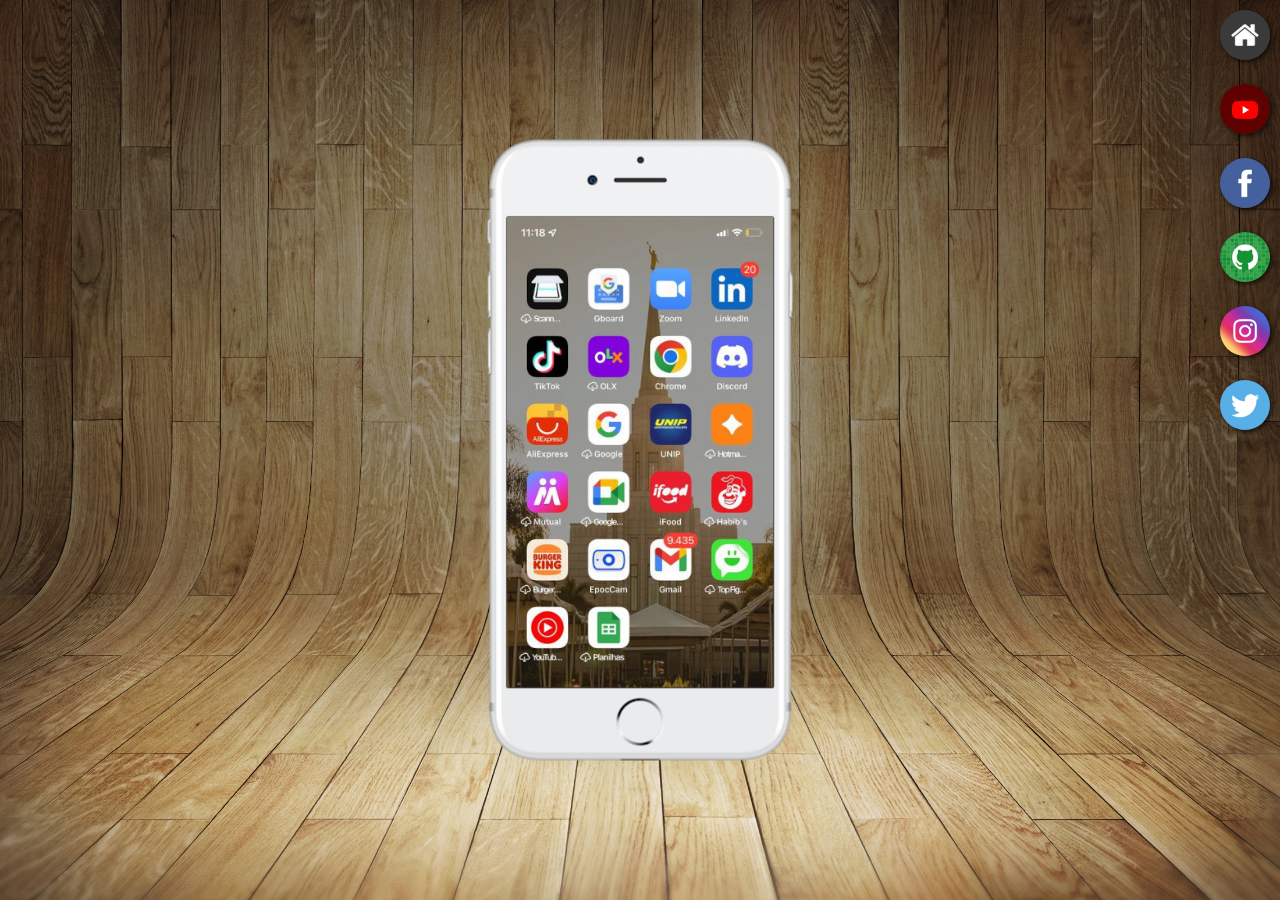
<file: index.html>
<!DOCTYPE html>
<html lang="pt-br">
<head>
    <meta charset="UTF-8">
    <meta http-equiv="X-UA-Compatible" content="IE=edge">
    <meta name="viewport" content="width=device-width, initial-scale=1.0">
    <link rel="stylesheet" href="Estilo/style.css">
    <title>Projeto redes Sociais</title>
</head>
<body>
  <main>
    <section id="telefone" >
        <iframe src="home.html" name="tela" id="tela" frameborder="0"></iframe>
    </section>

    <section id="redes-sociais">
        <a href="home.html" target="tela"><img src="imagens/logo-home.jpg" alt=""></a><br>
        <a href="youtube.html" target="tela"><img src="imagens/logo-youtube.jpg" alt=""></a><br>
        <a href="face.html" target="tela"><img src="imagens/logo-facebook.jpg" alt=""></a><br>
        <a href="githube.html" target="tela"> <img src="imagens/logo-github.jpg" alt=""></a><br>
        <a href="instagram.html" target="tela"><img src="imagens/logo-instagram.jpg" alt=""></a><br>
        <a href="twitter.html"target="tela"><img src="imagens/logo-twitter.jpg" alt=""></a>



    </section>
  </main>
</body>
</html>
</file>
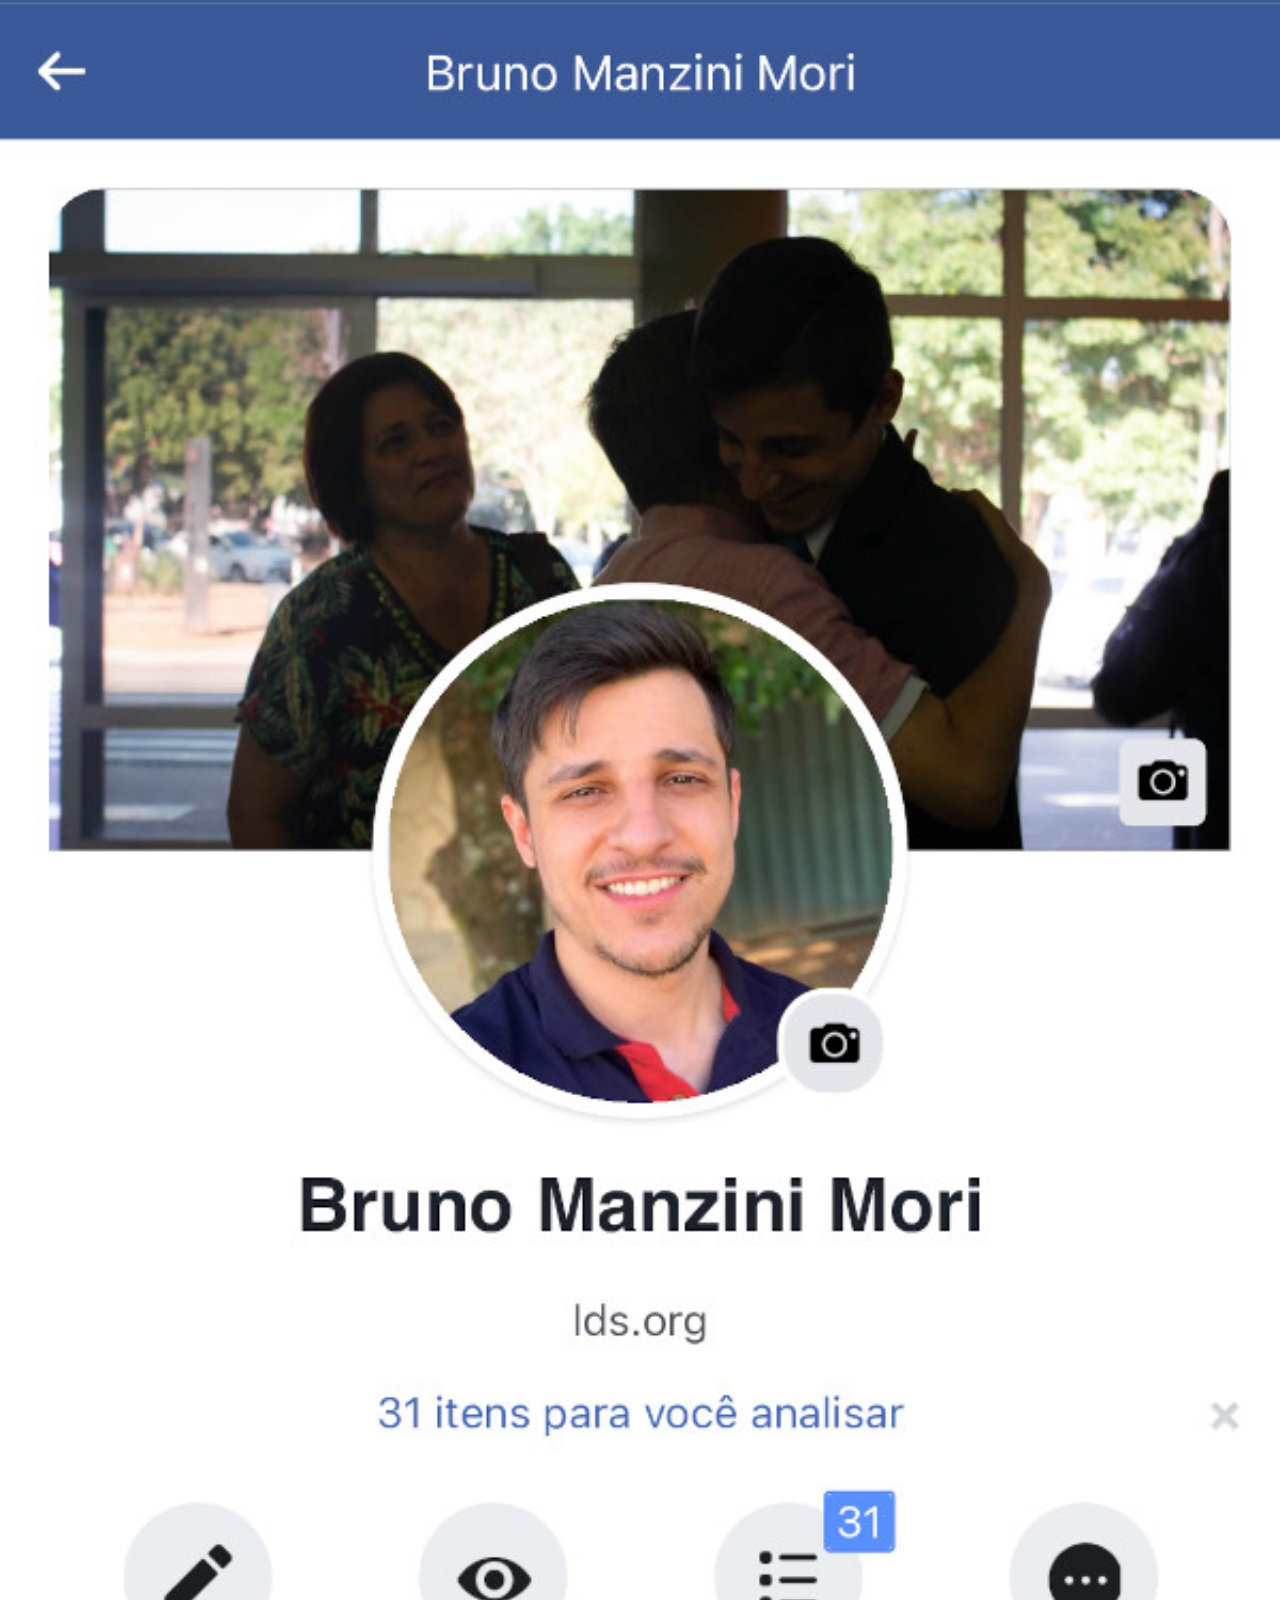
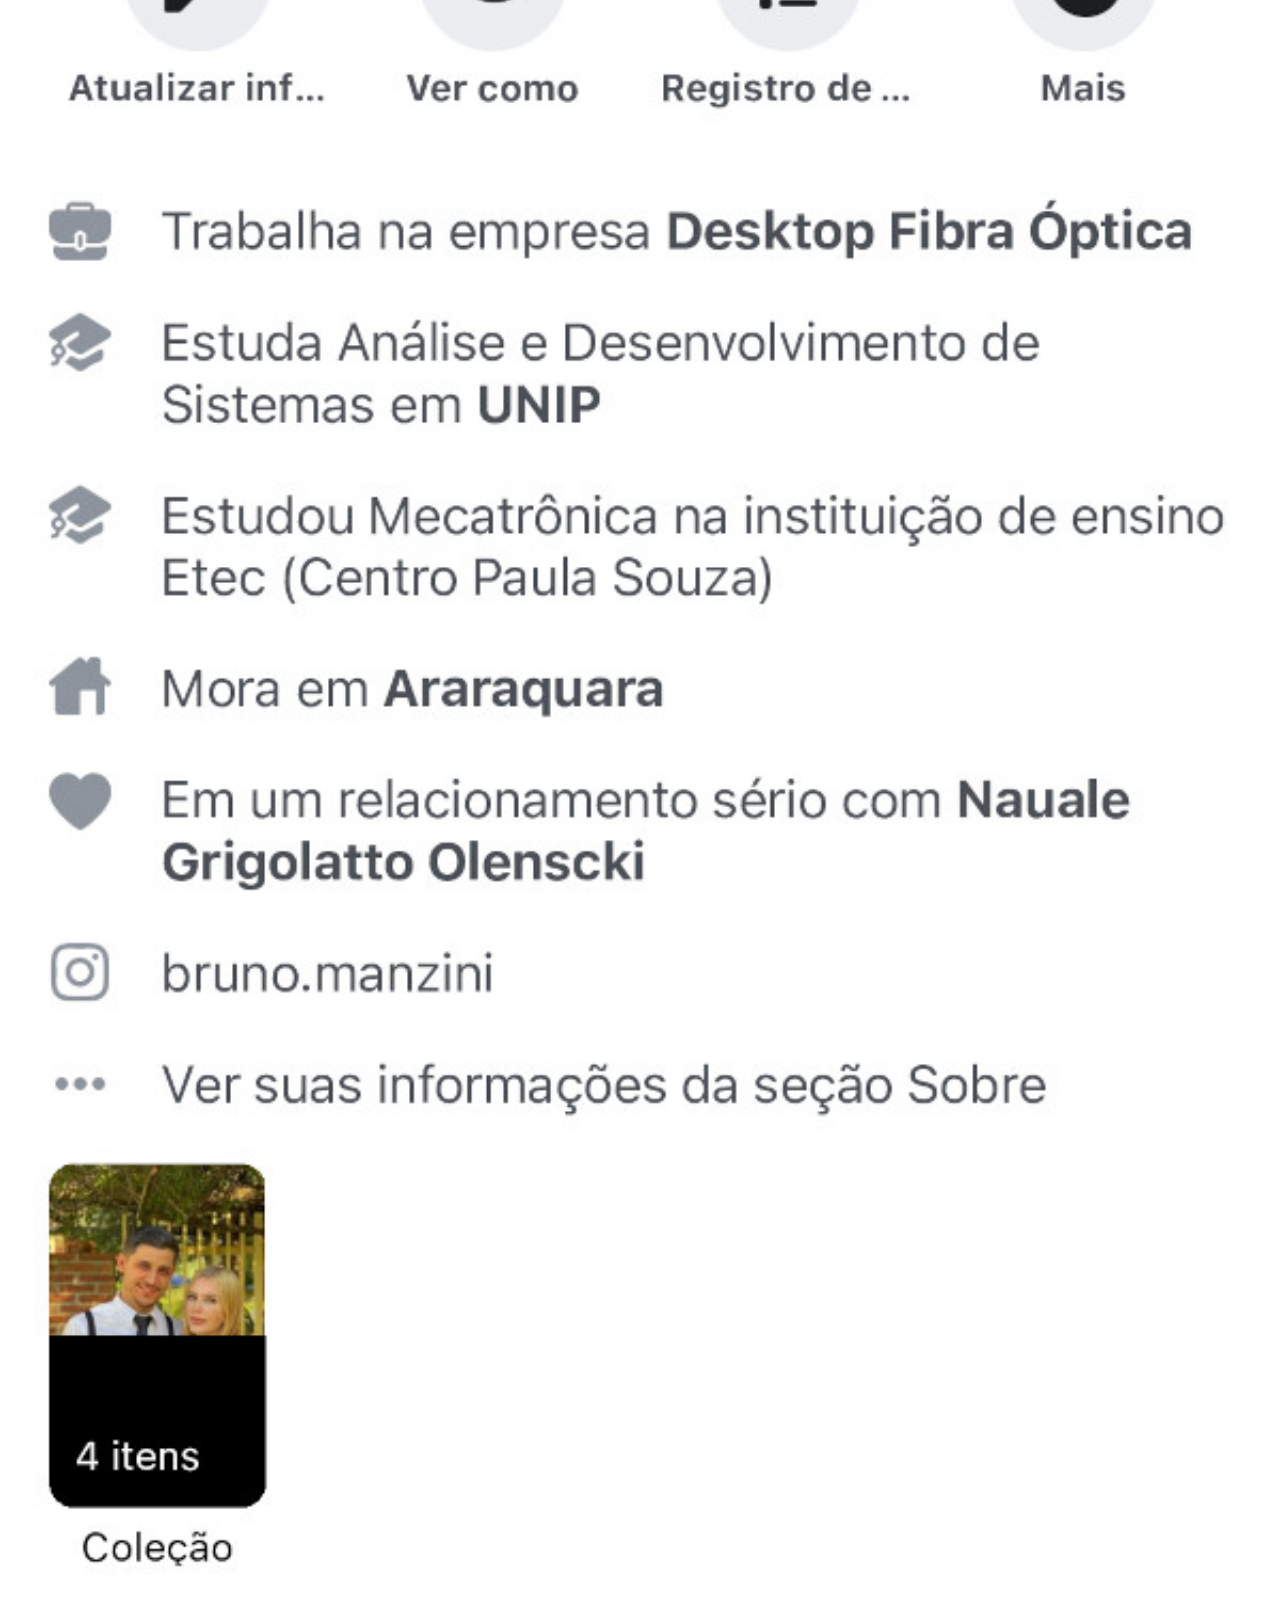
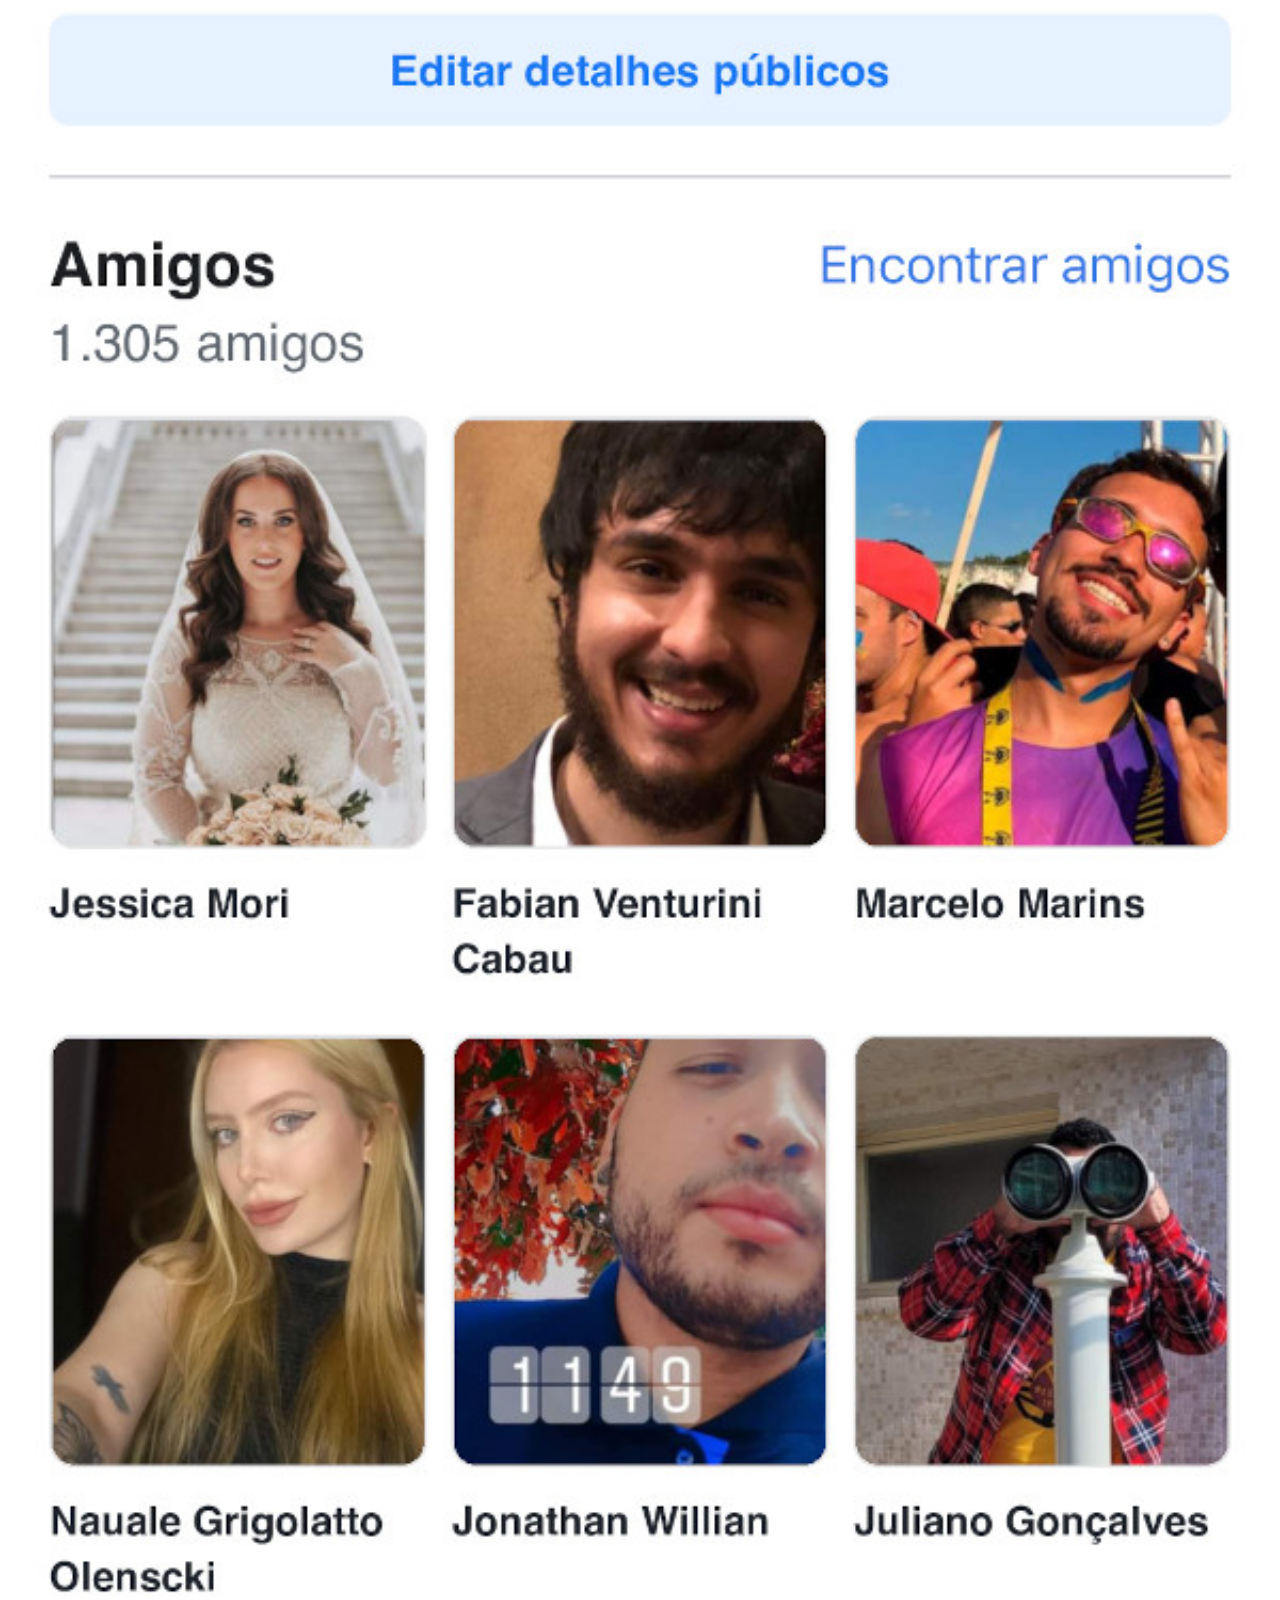
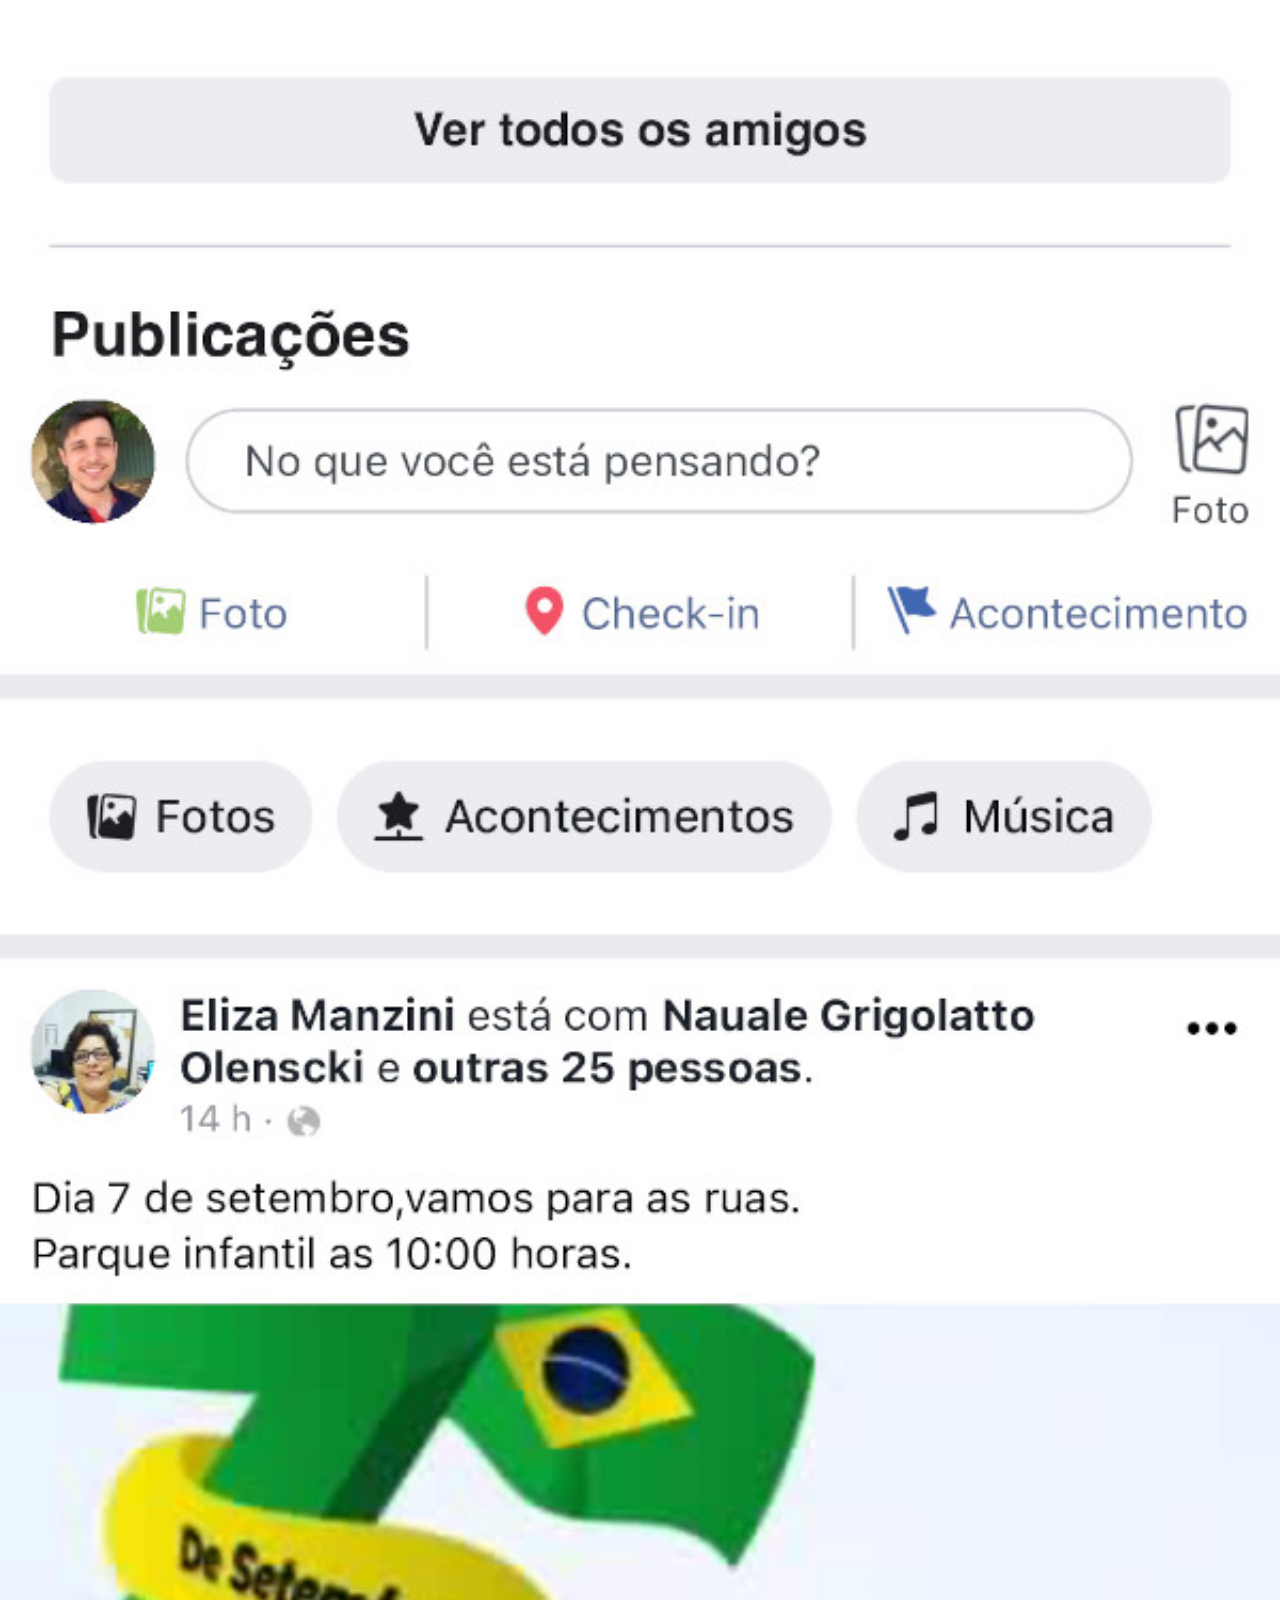
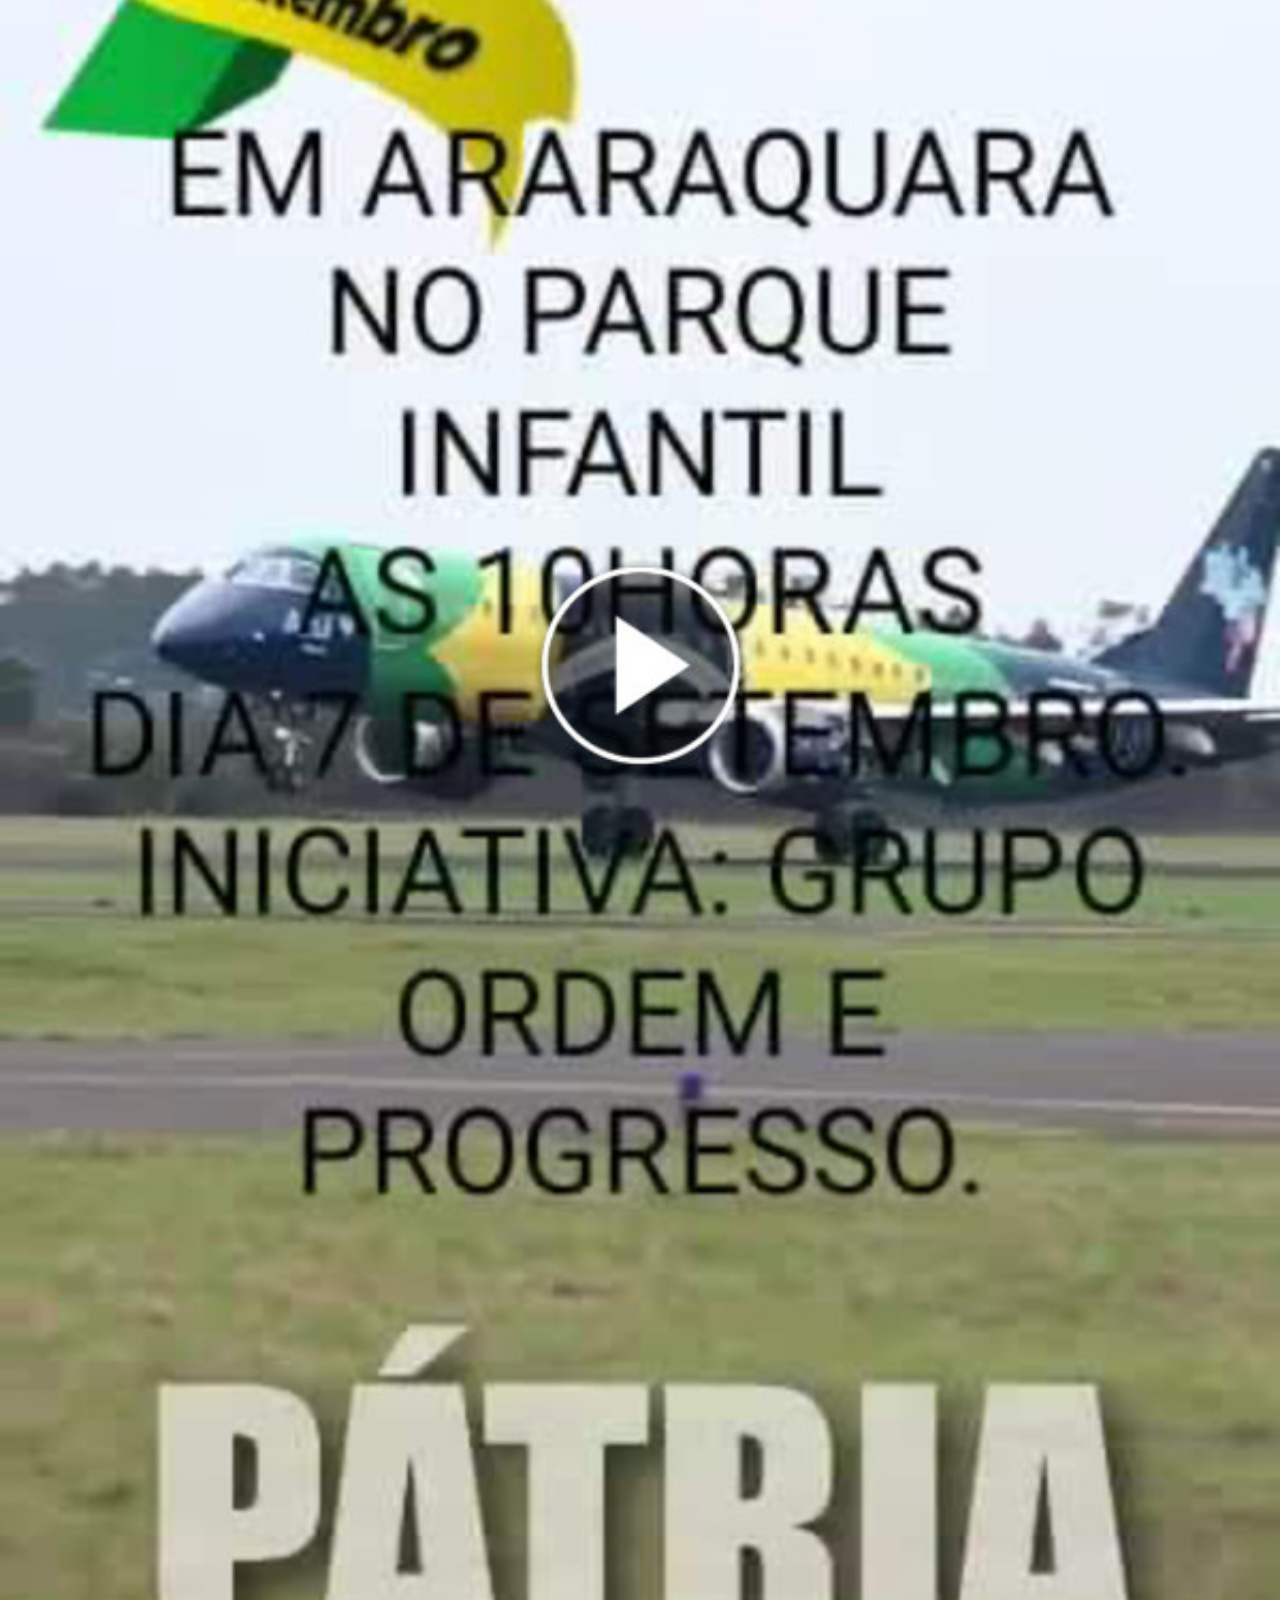
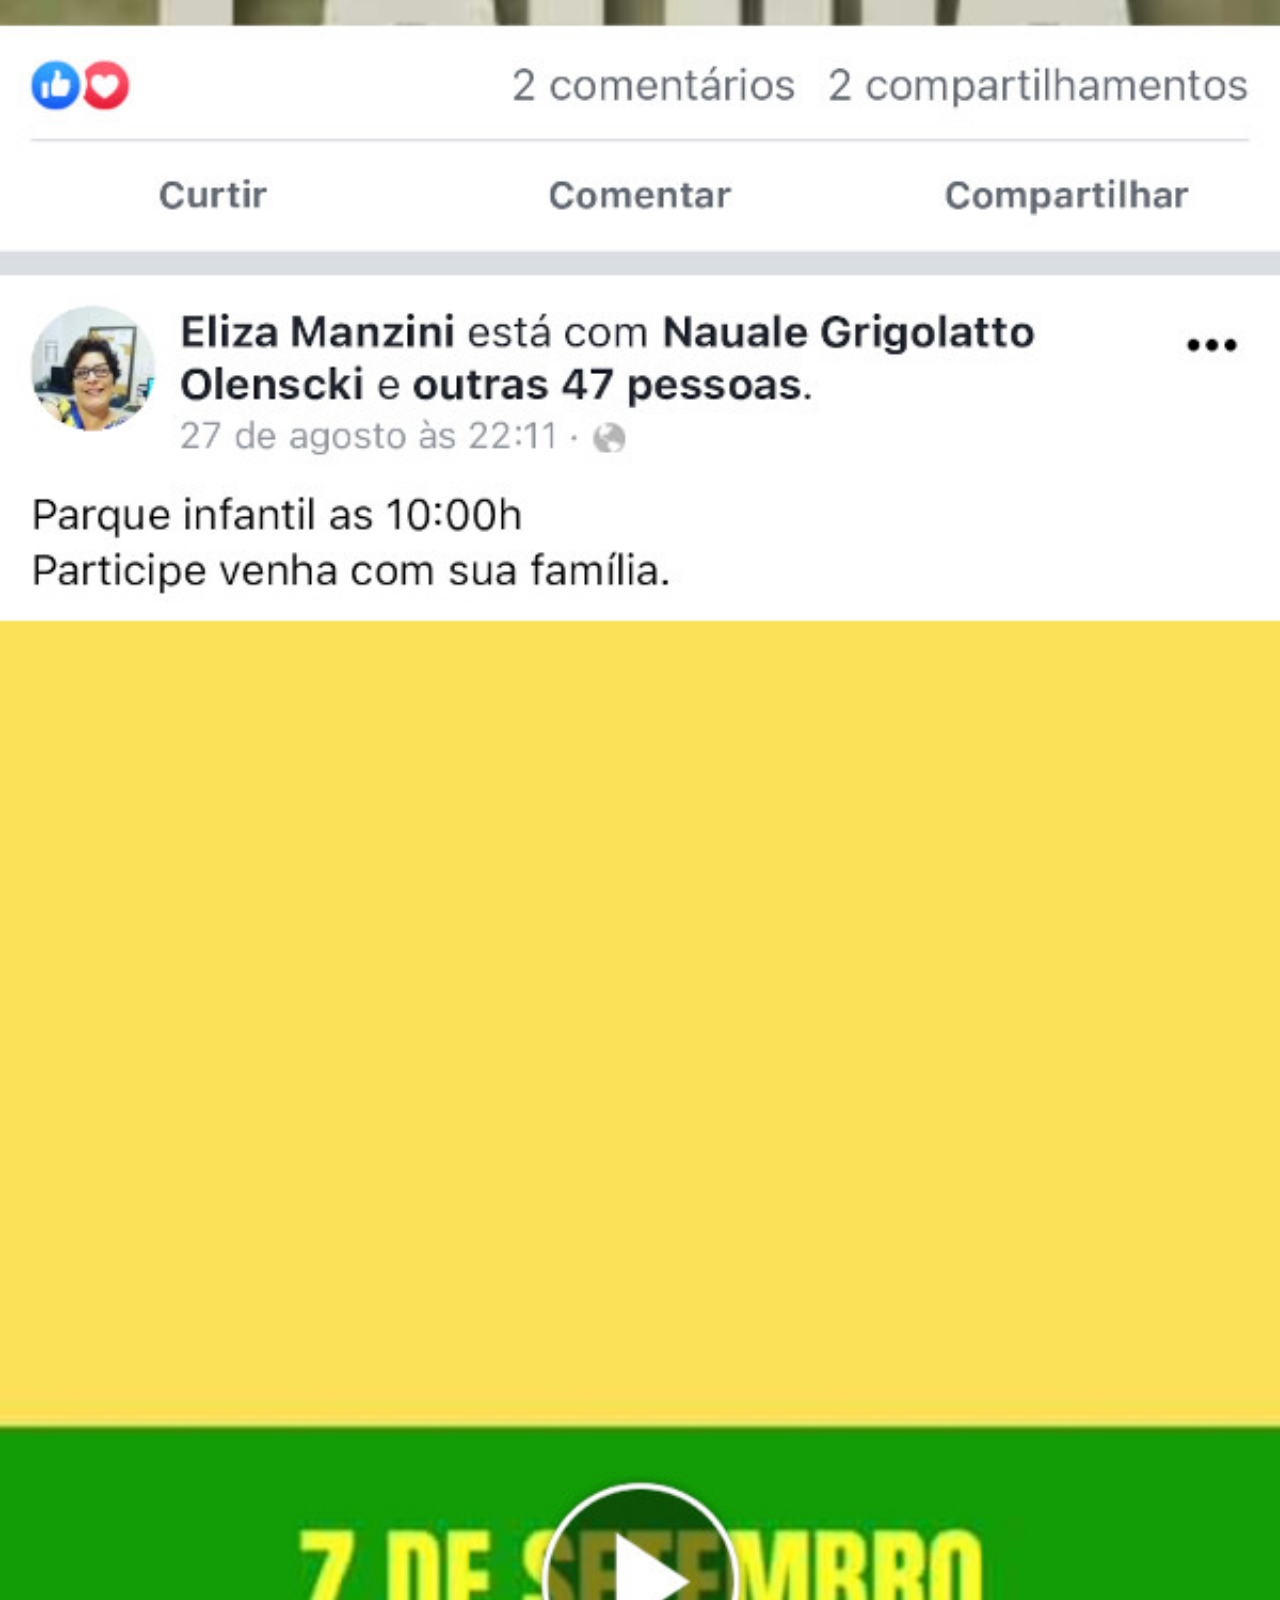
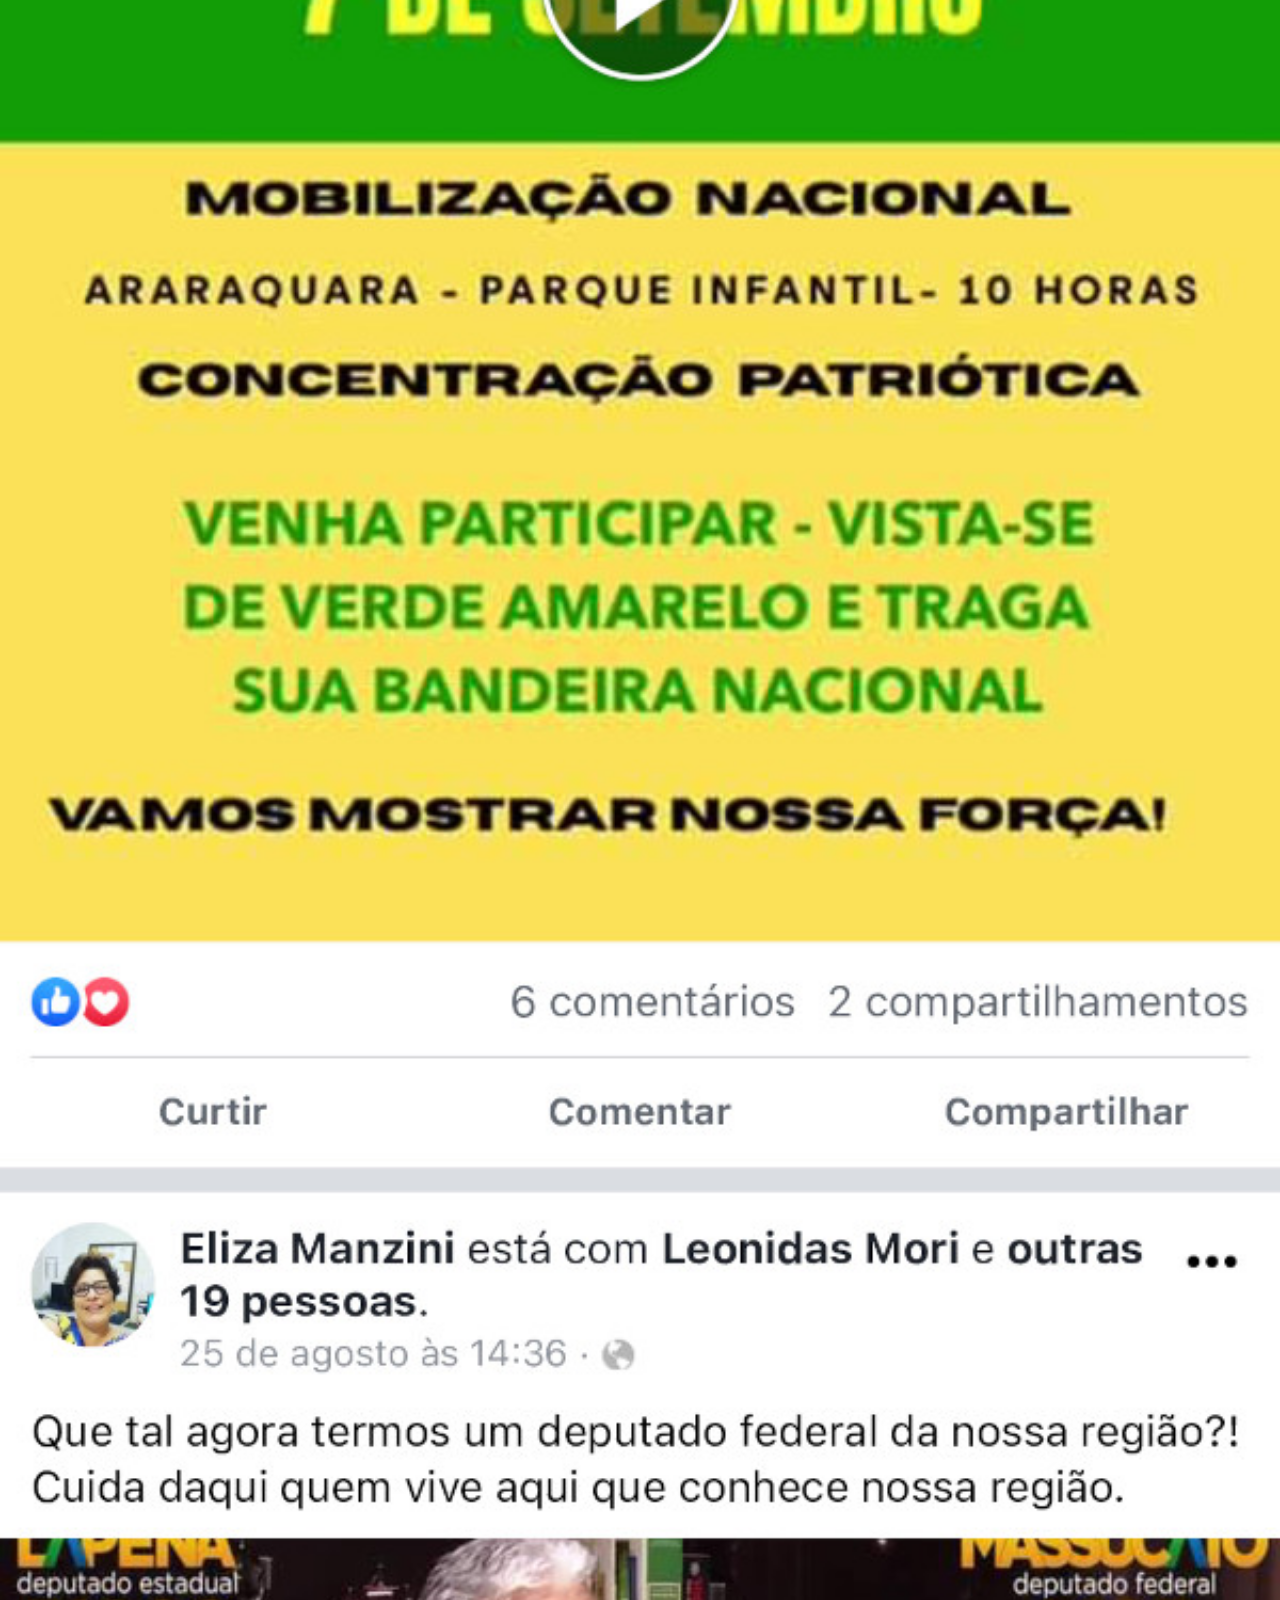
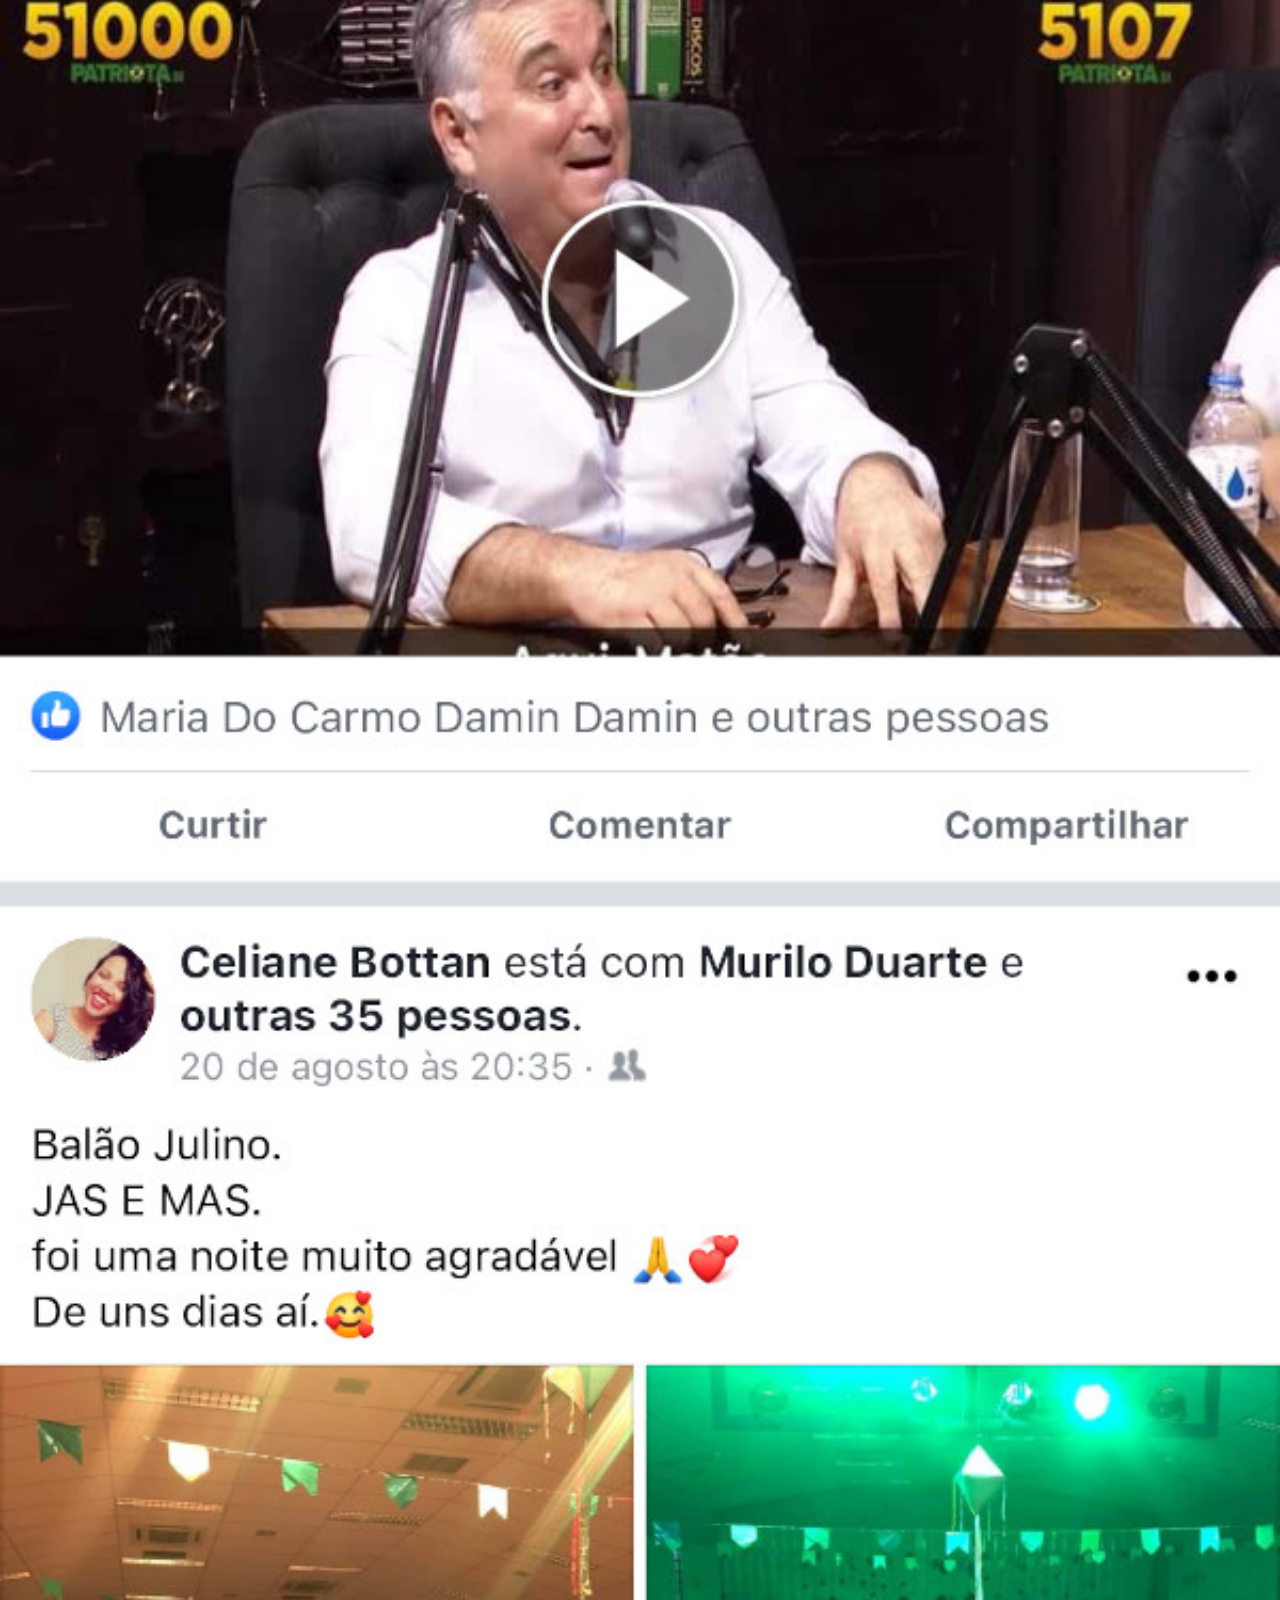
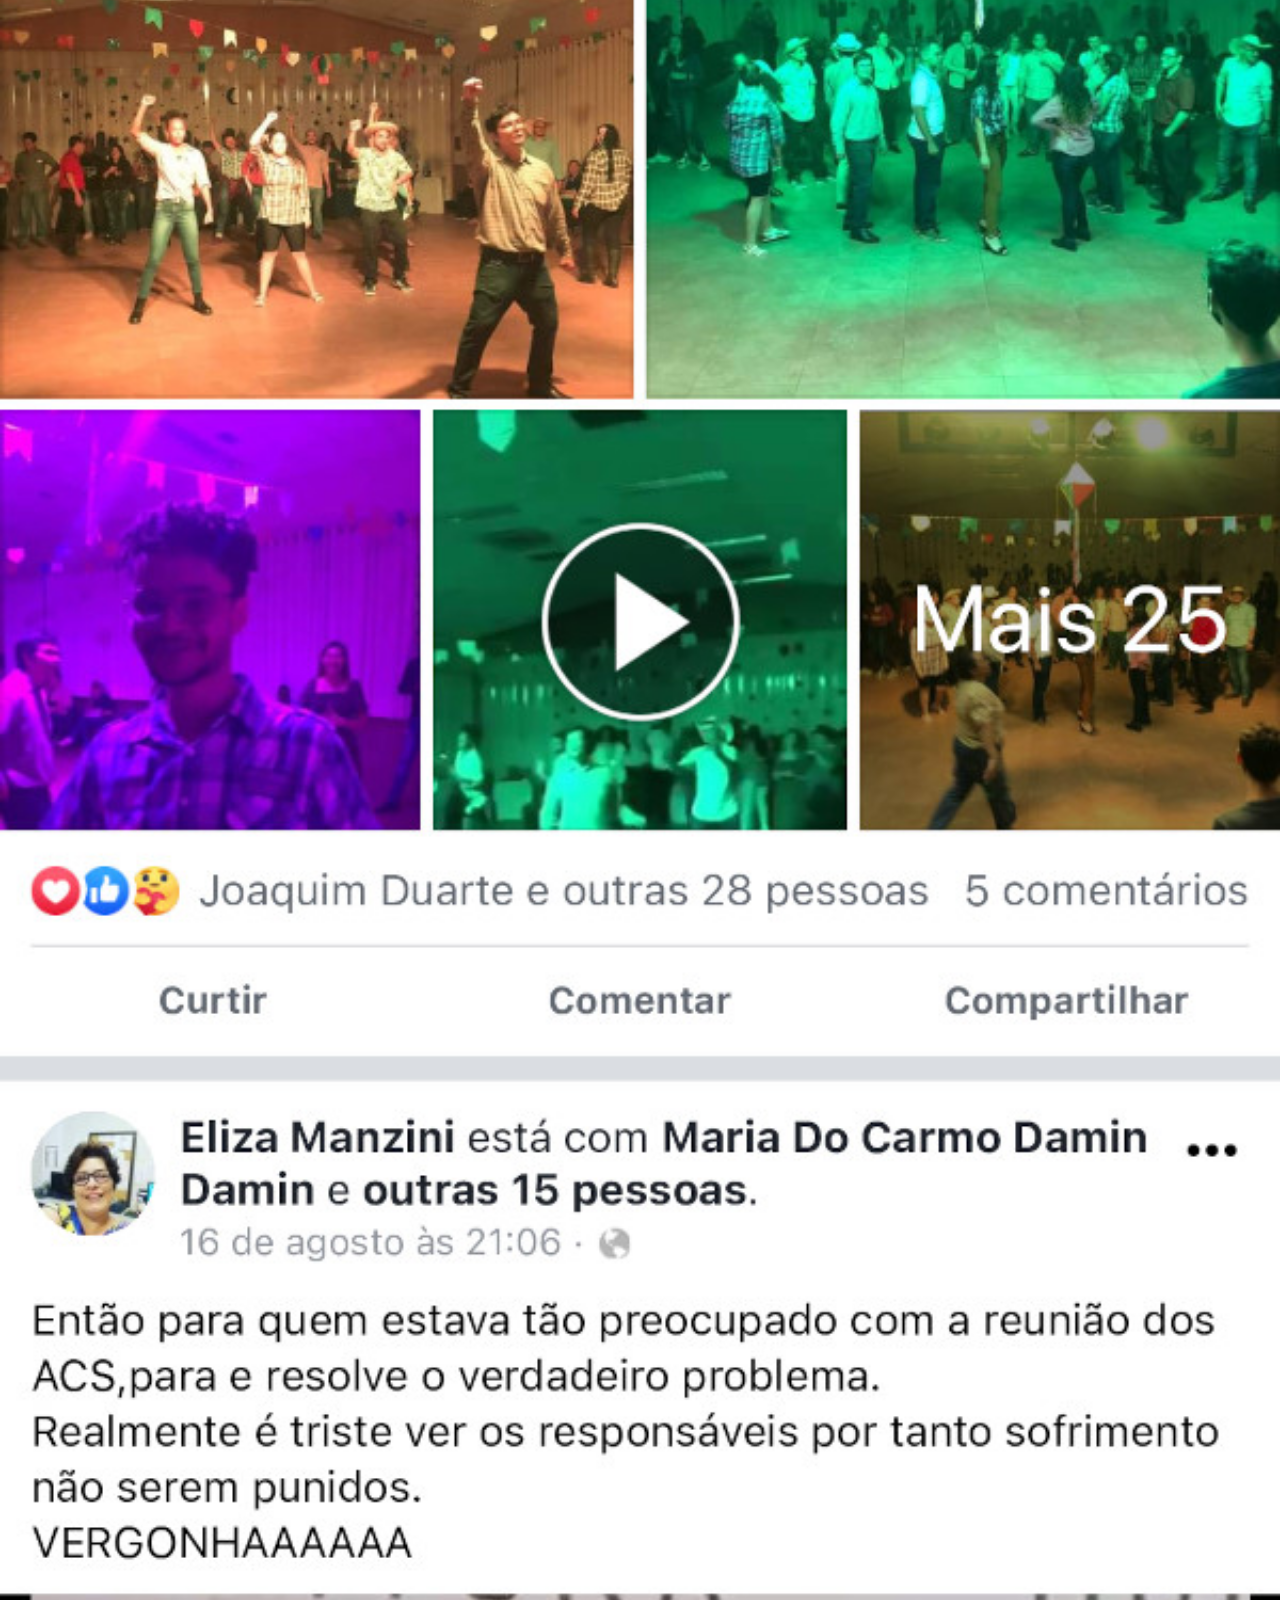
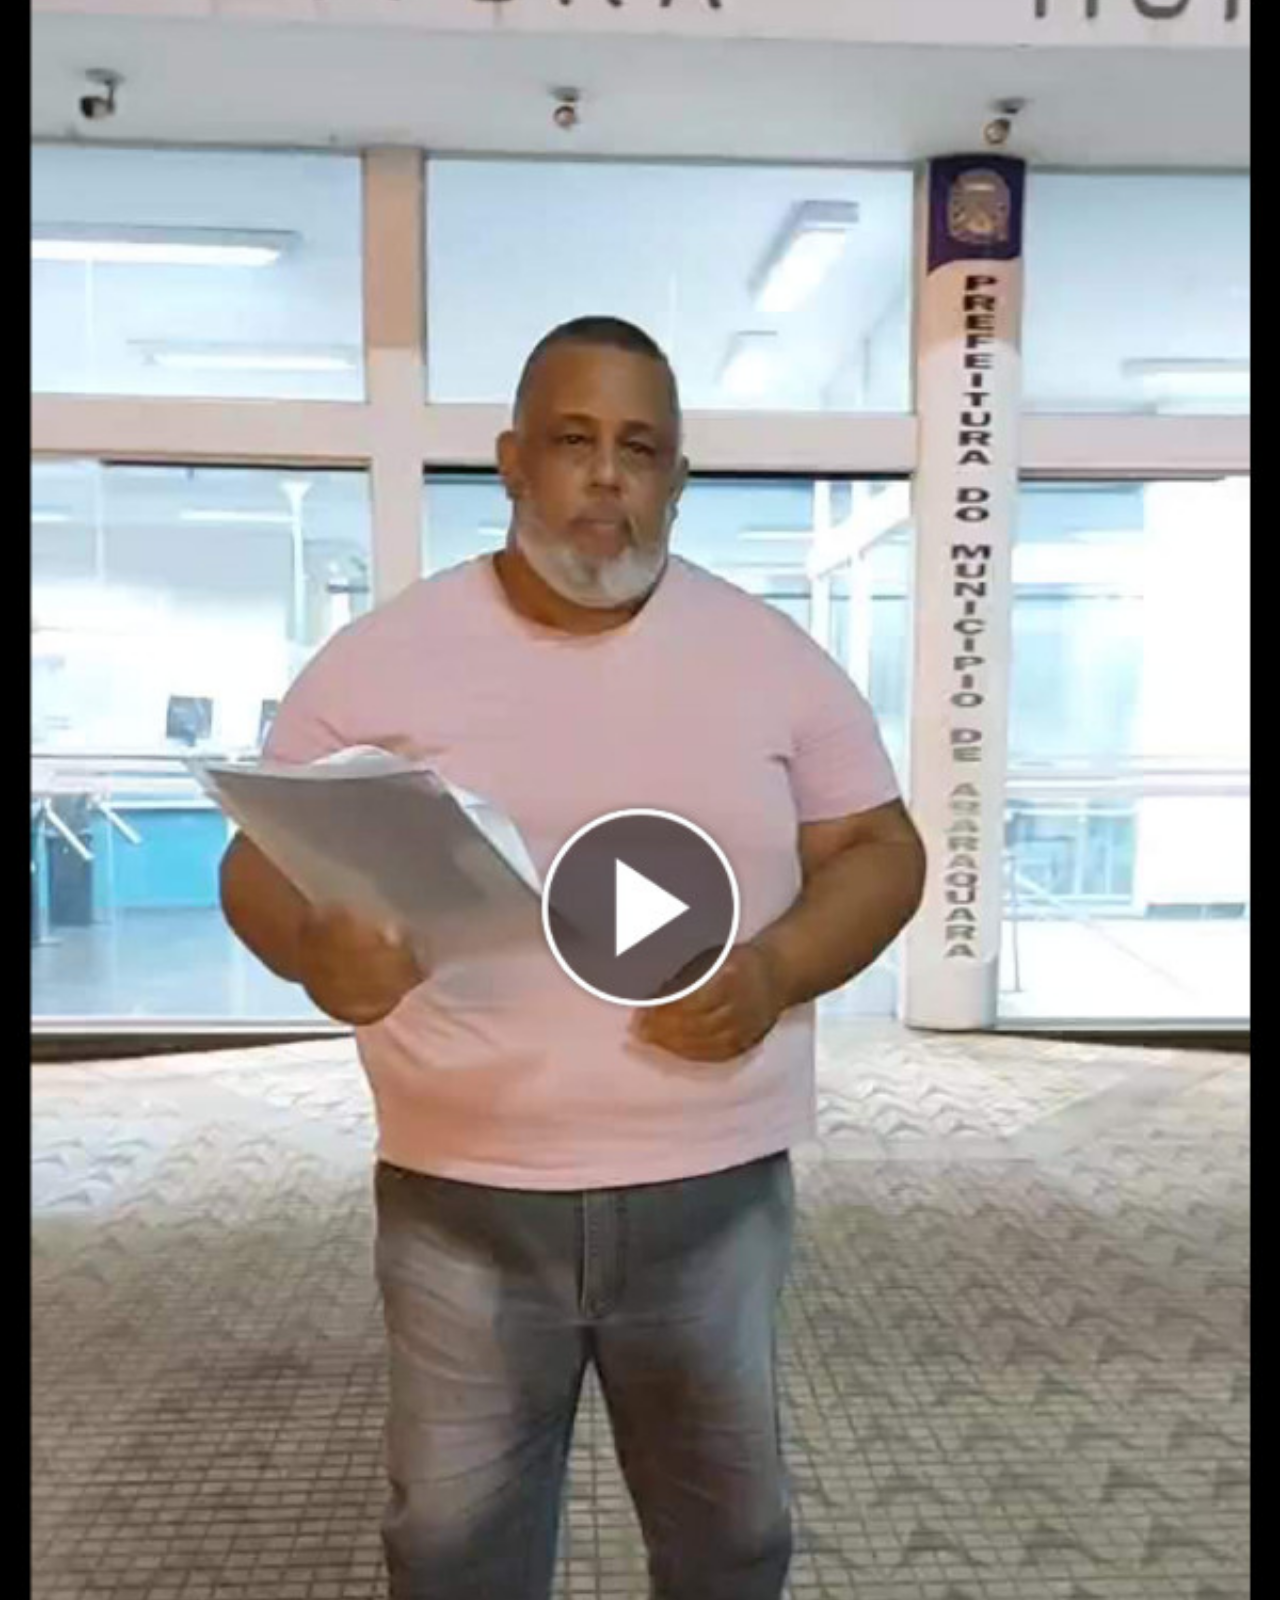
<file: face.html>
<!DOCTYPE html>
<html lang="en">
<head>
    <meta charset="UTF-8">
    <meta http-equiv="X-UA-Compatible" content="IE=edge">
    <meta name="viewport" content="width=device-width, initial-scale=1.0">
    <link rel="stylesheet" href="estilos/social.css">
    
    <title>Document</title>
</head>
<body>
    <img src="imagens/facebookok.jpg" alt="">
    <a href="https://www.facebook.com/"target="_blank">Acesse</a>
</body>
</html>
</file>
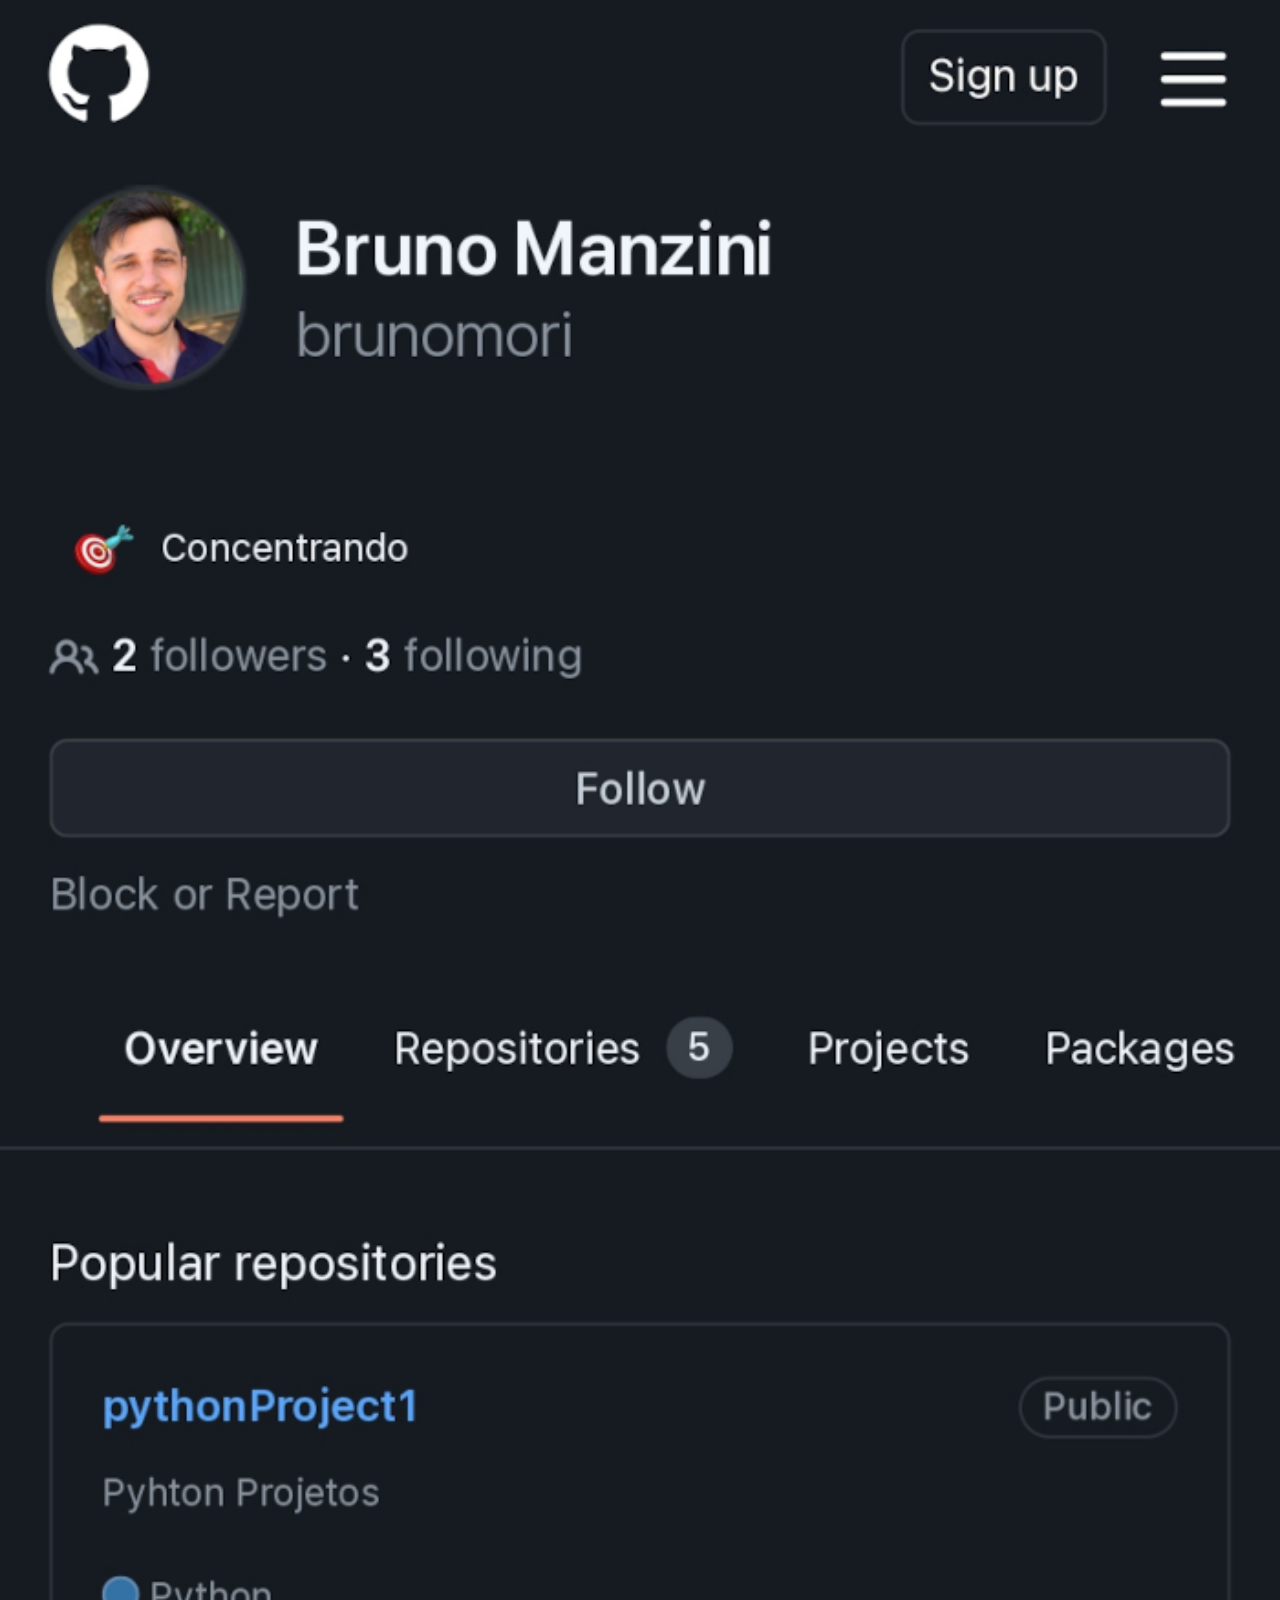
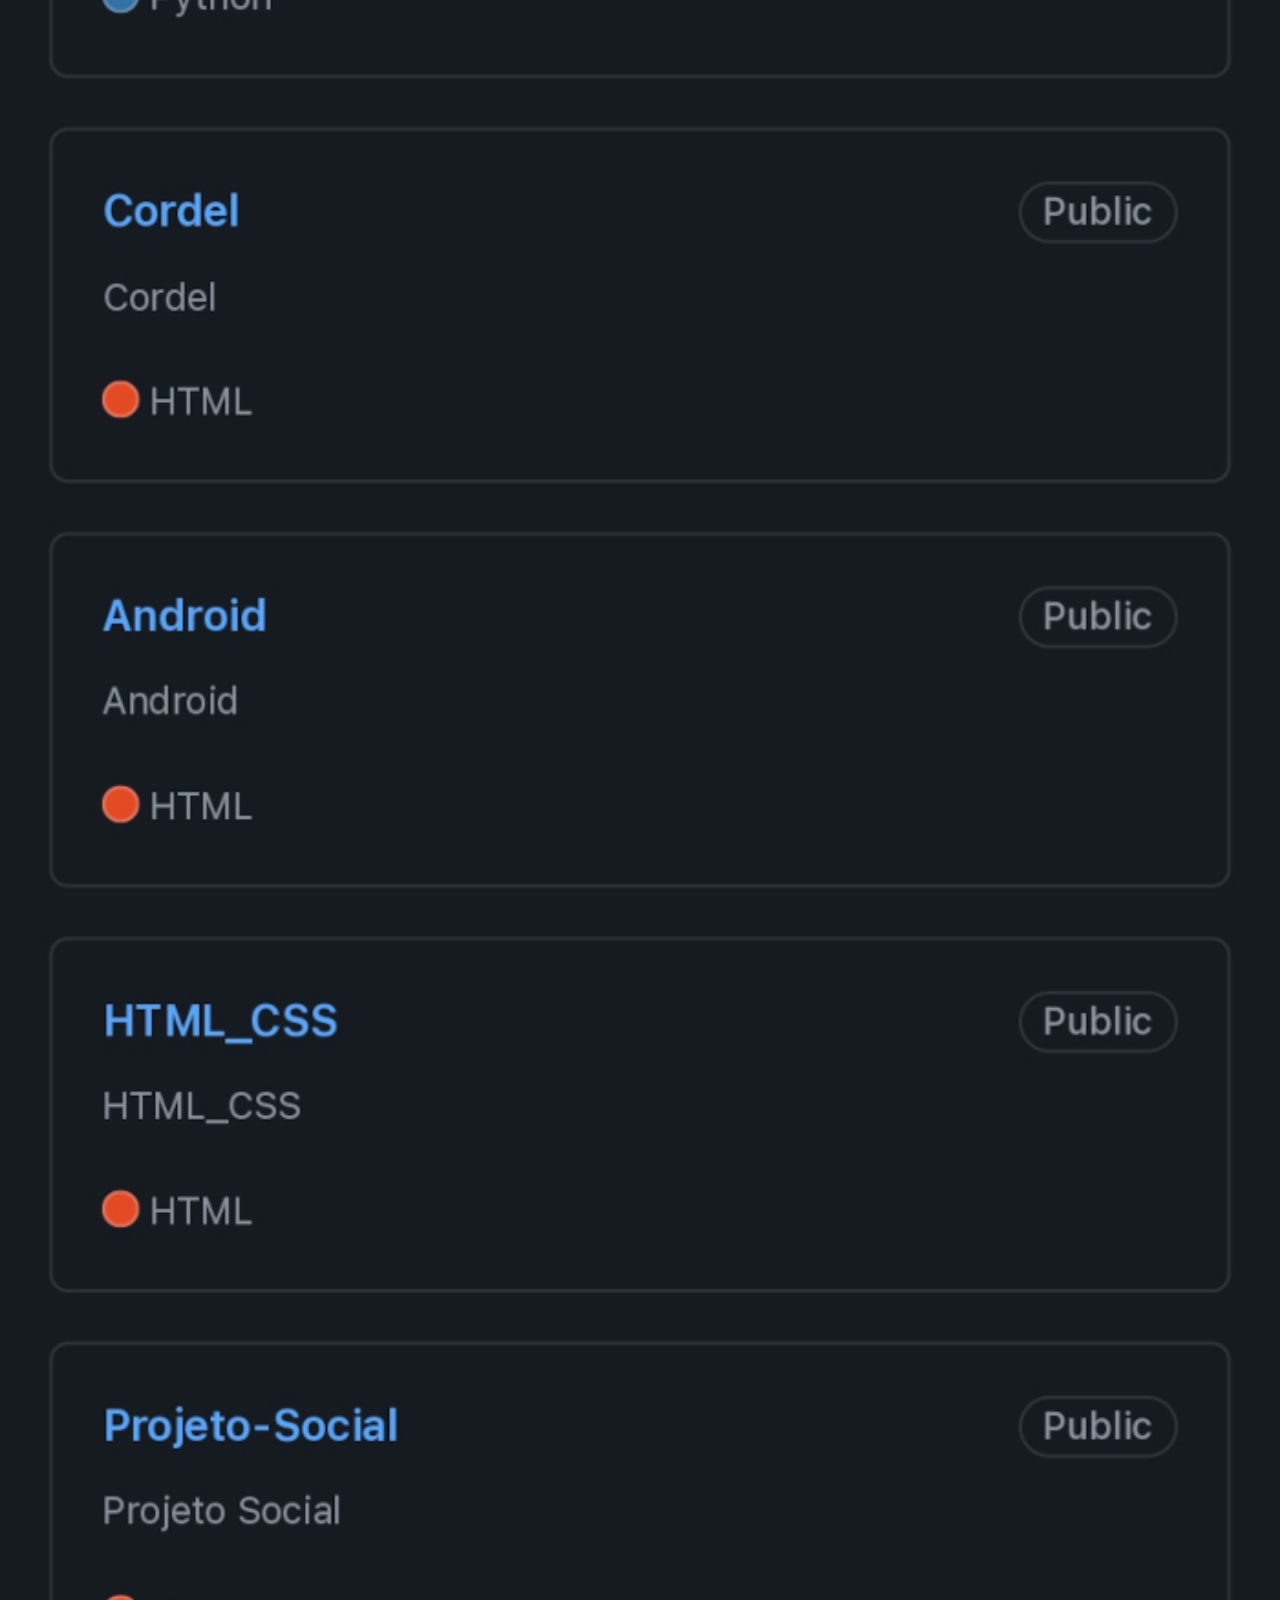
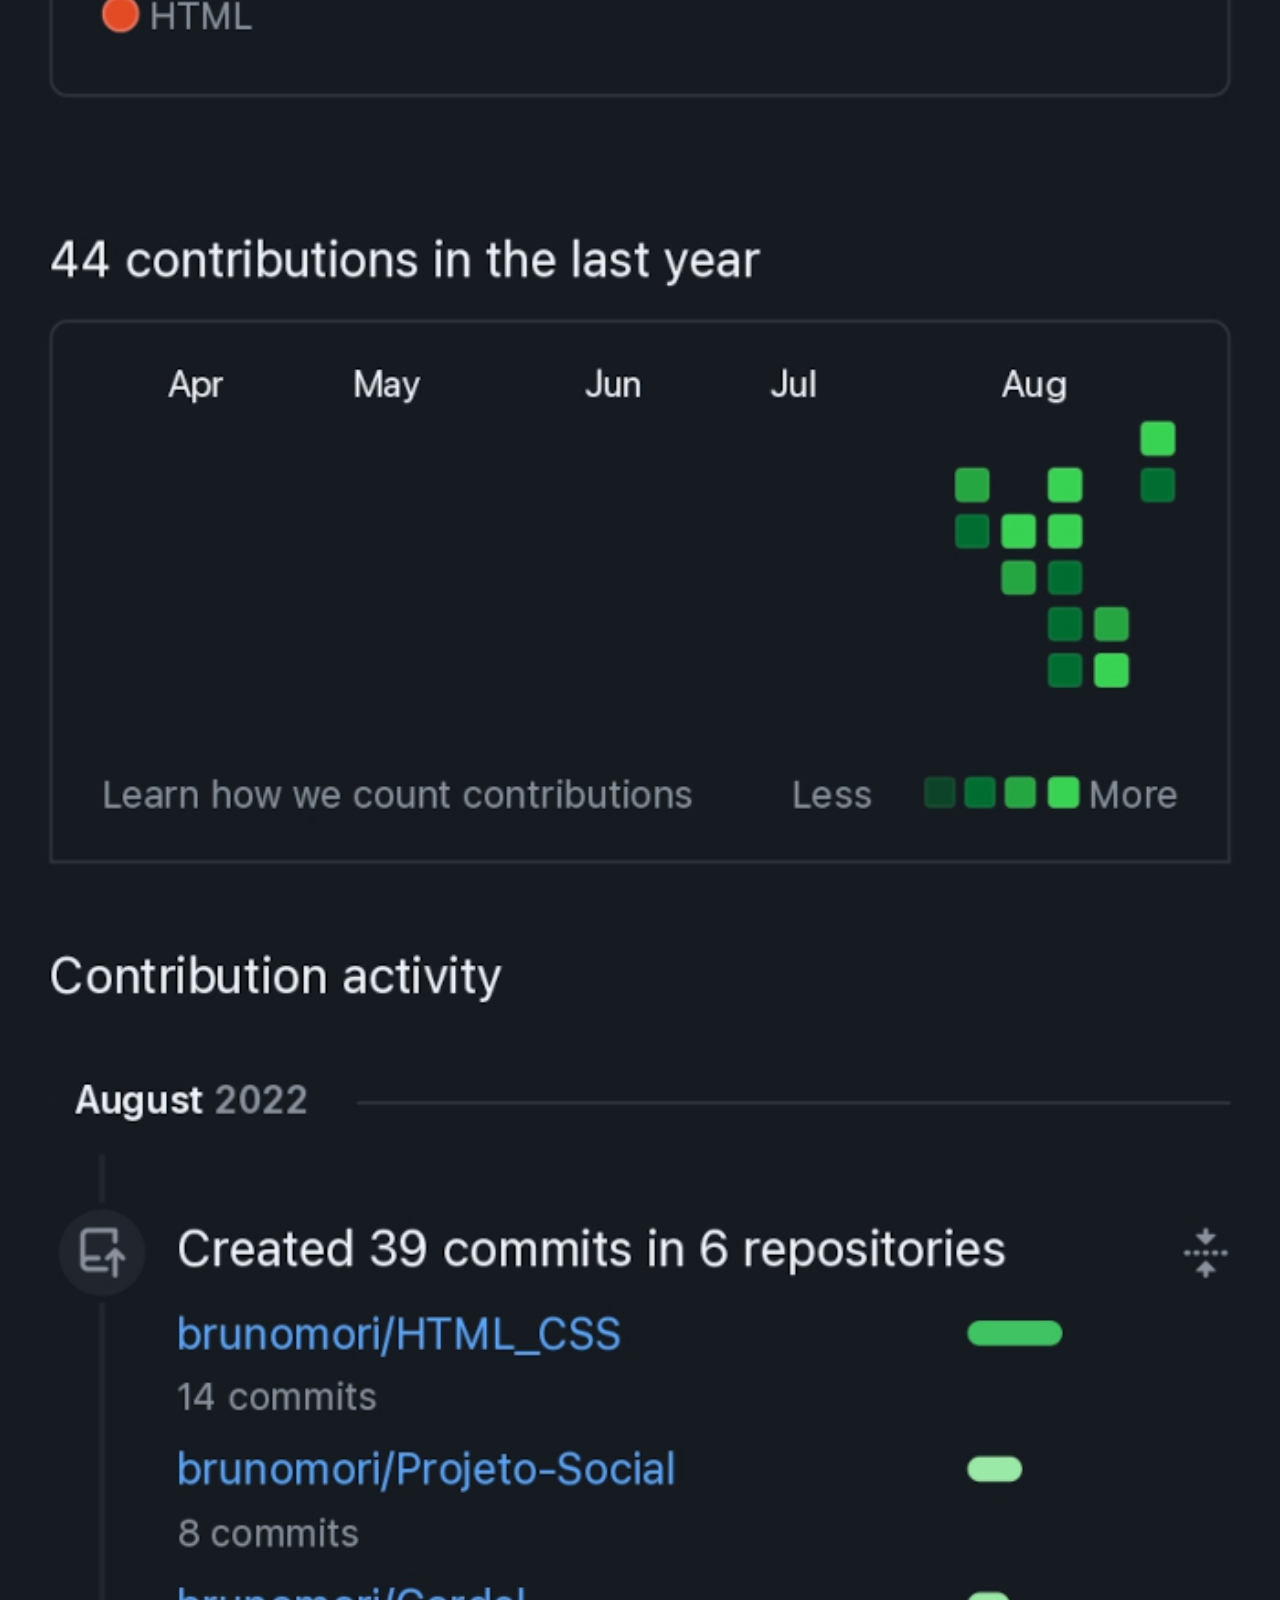
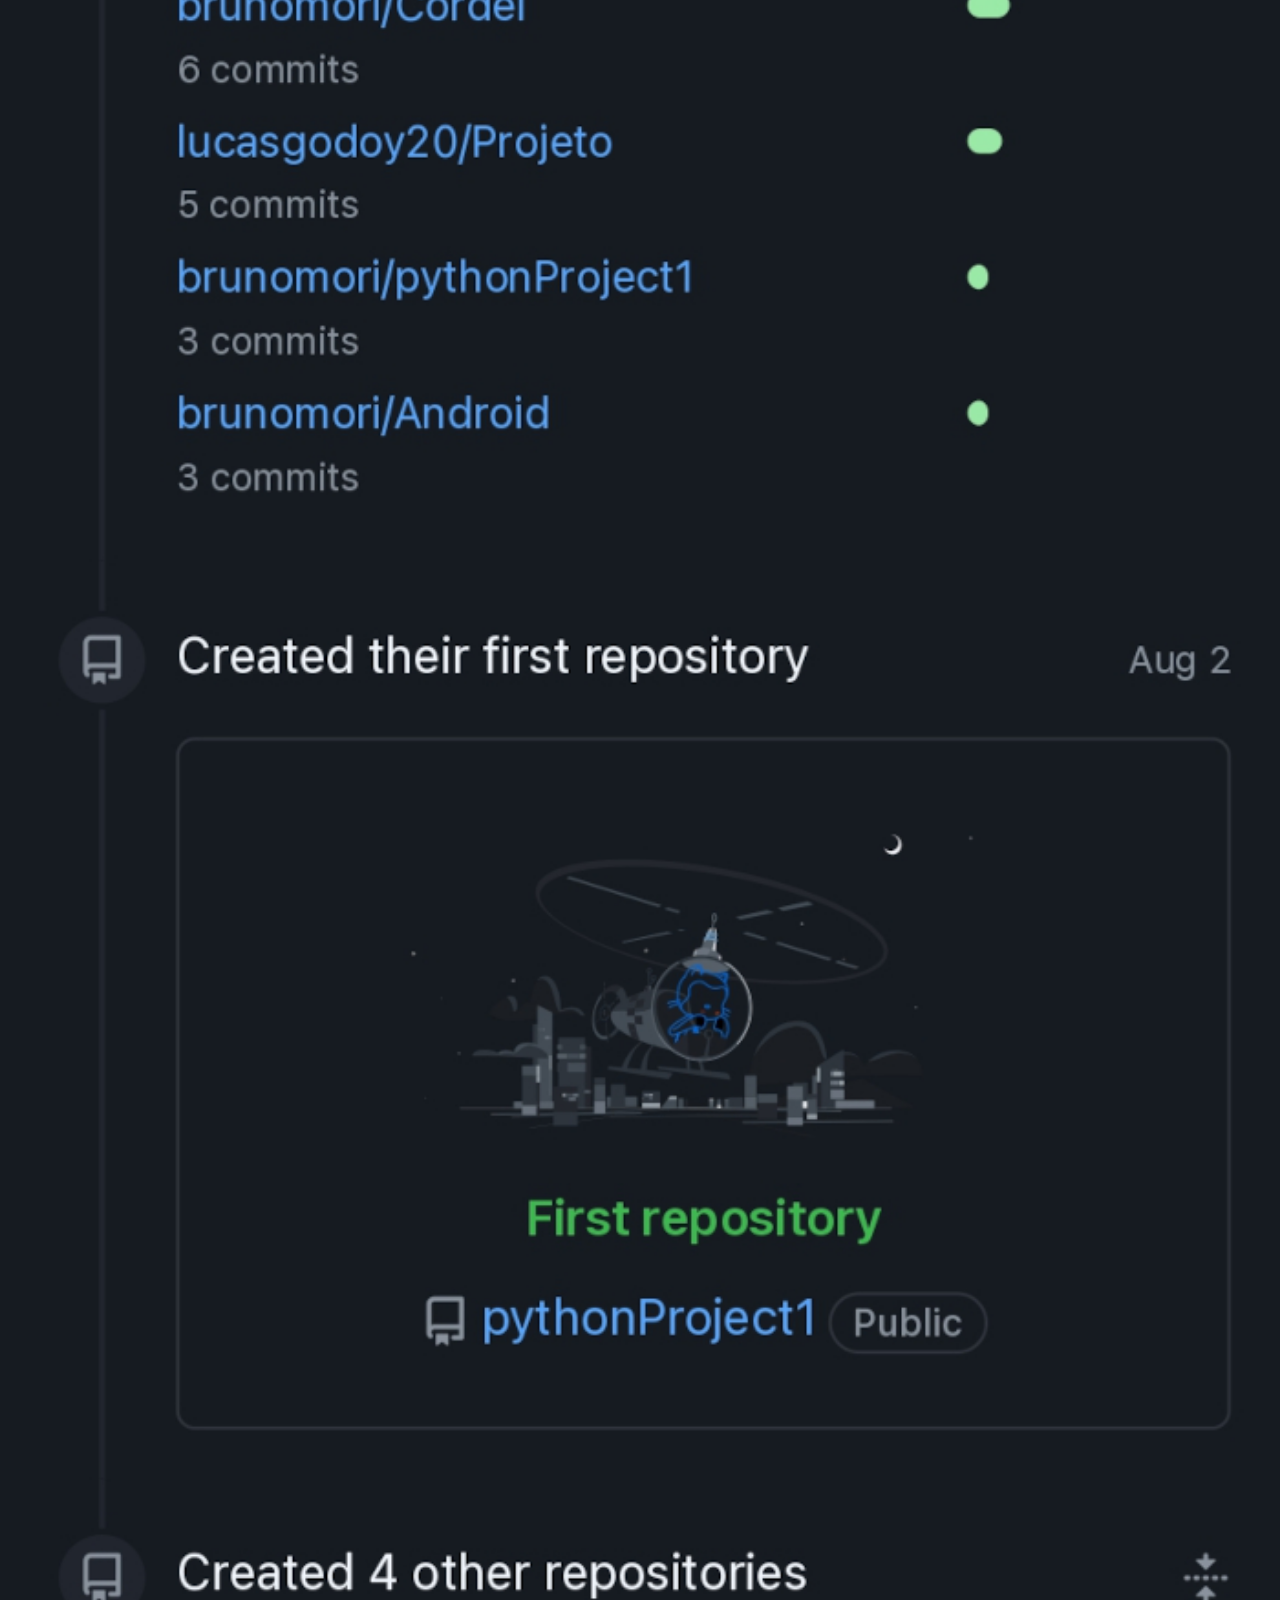
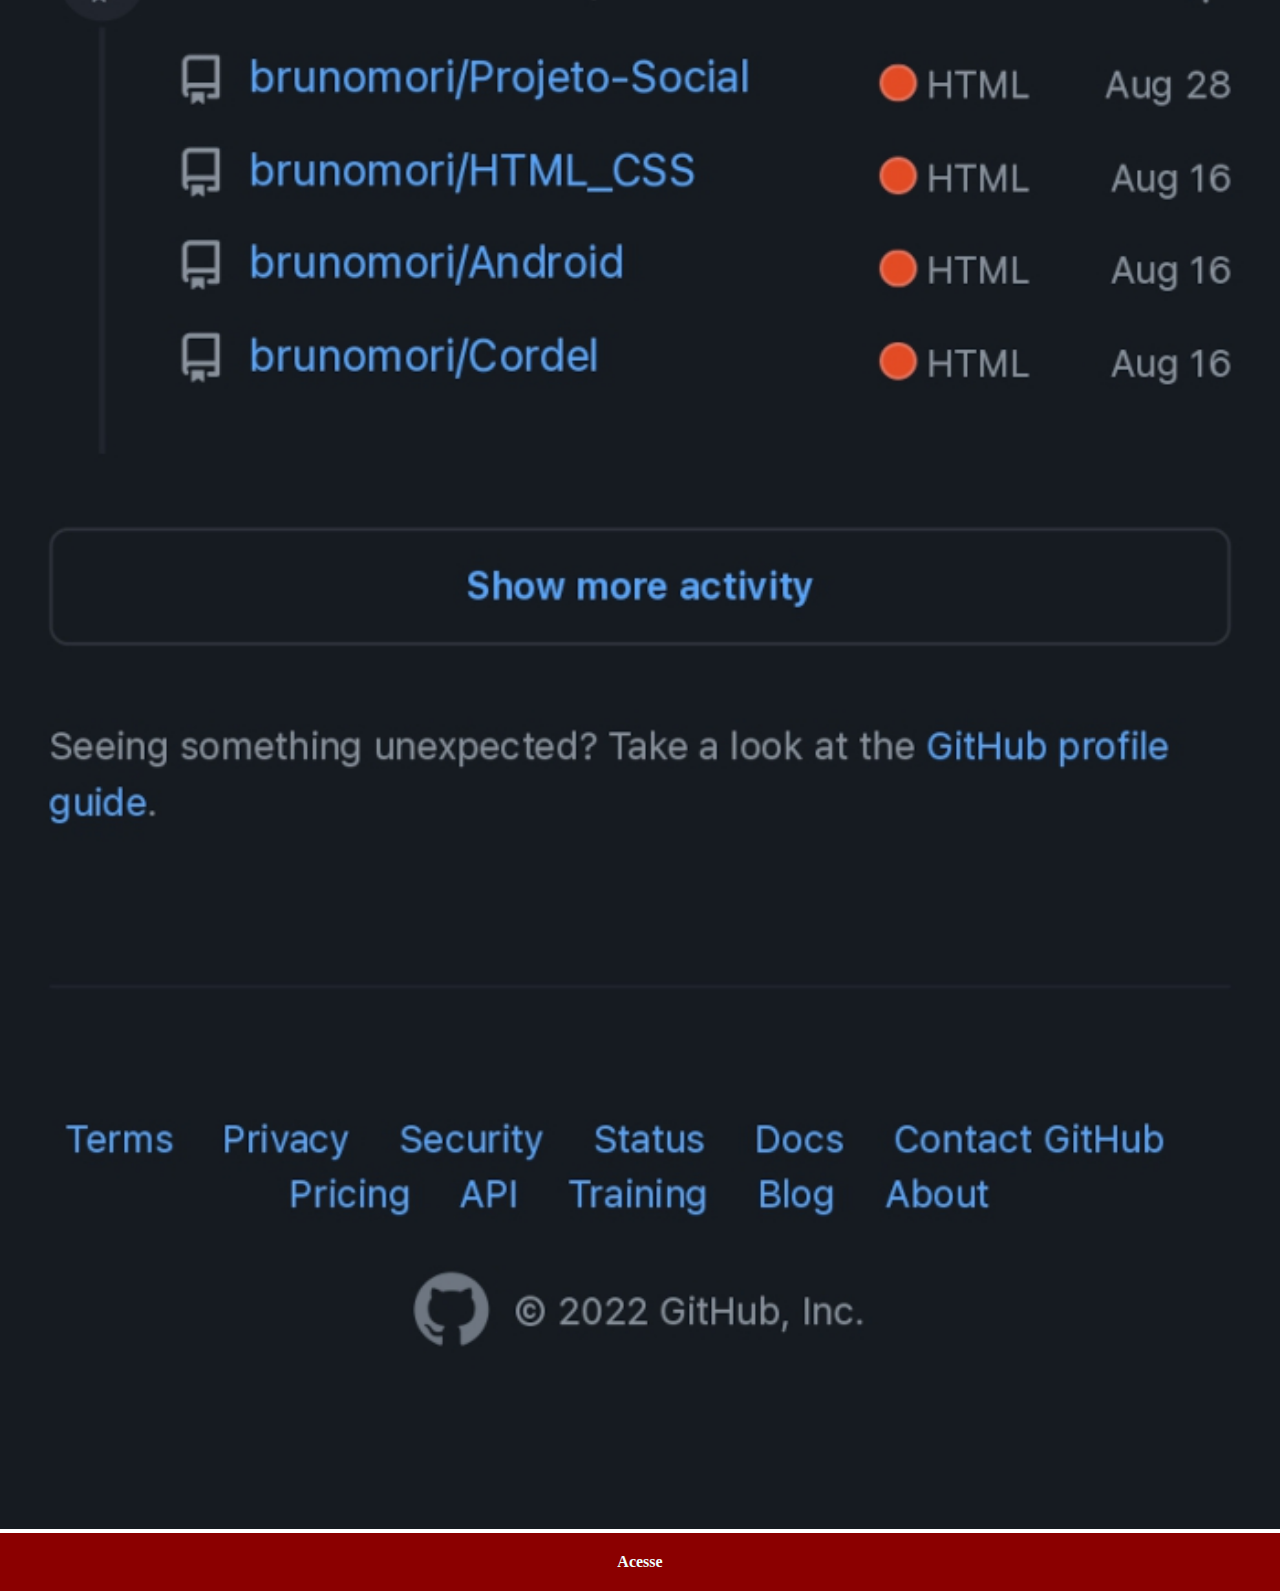
<file: githube.html>
<!DOCTYPE html>
<html lang="en">
<head>
    <meta charset="UTF-8">
    <meta http-equiv="X-UA-Compatible" content="IE=edge">
    <meta name="viewport" content="width=device-width, initial-scale=1.0">
    <link rel="stylesheet" href="estilos/social.css">
    <title>Document</title>
</head>
<body>
    <img src="imagens/Gitok.jpg" alt="">
    <a href="https://github.com/brunomori"target="_blank">Acesse</a>
    
</body>
</html>
</file>
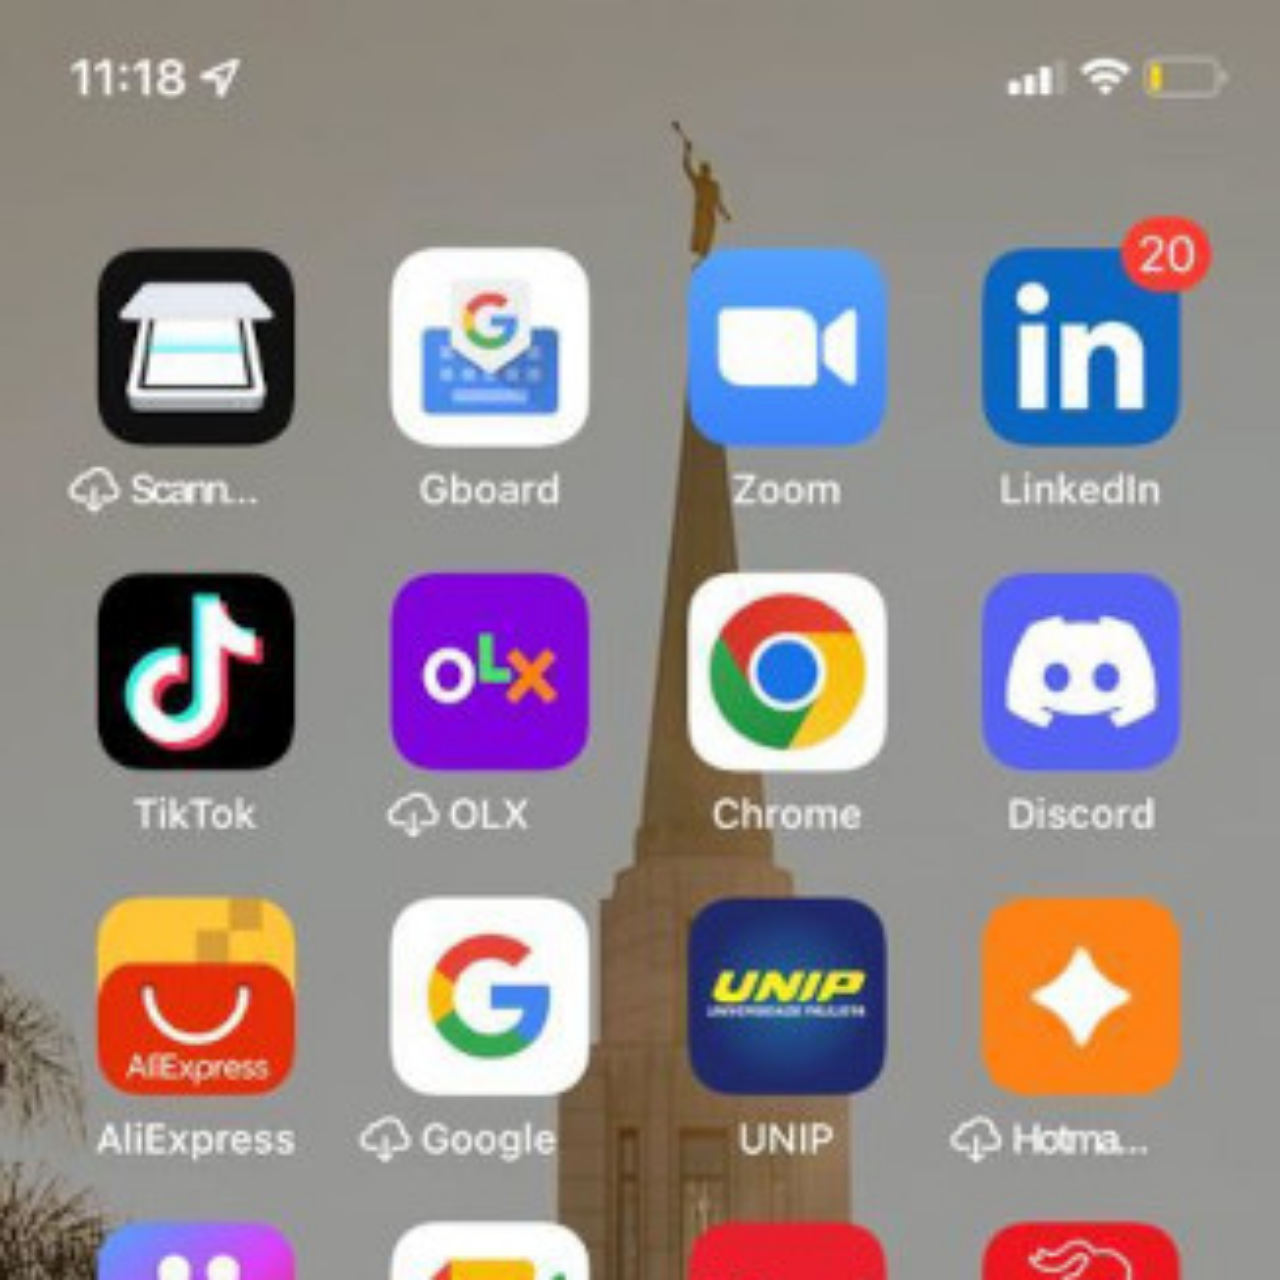
<file: home.html>
<!DOCTYPE html>
<html lang="pt-br">
<head>
    <meta charset="UTF-8">
    <meta http-equiv="X-UA-Compatible" content="IE=edge">
    <meta name="viewport" content="width=device-width, initial-scale=1.0">
    <title>Document</title>
</head>
<style>
    *{
        margin: 0px;
        padding: 0px;
    }

    body{
        width: 100vw;
        height: 100vw;
        background: url(imagens/testeok.jpg) no-repeat center top;
        background-size:cover;
    }
</style>
<body>
</body>
</html>
</file>
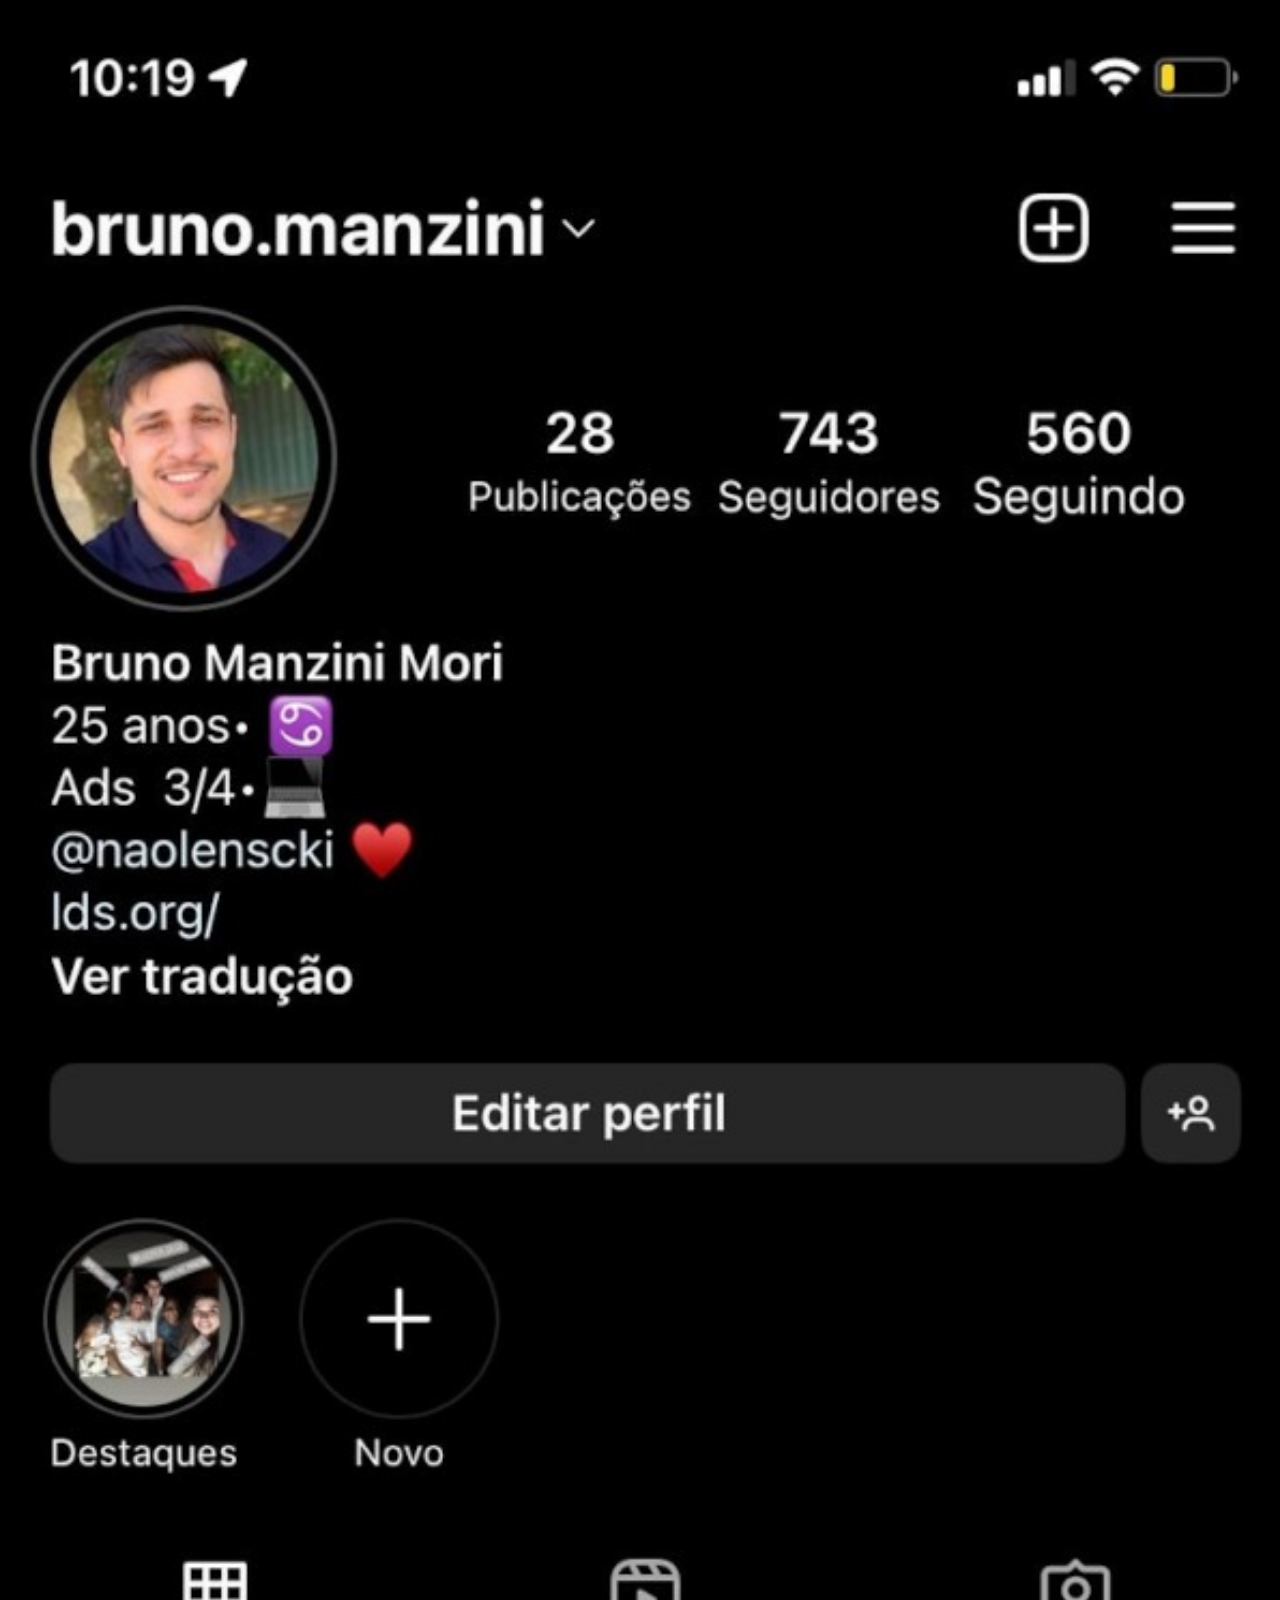
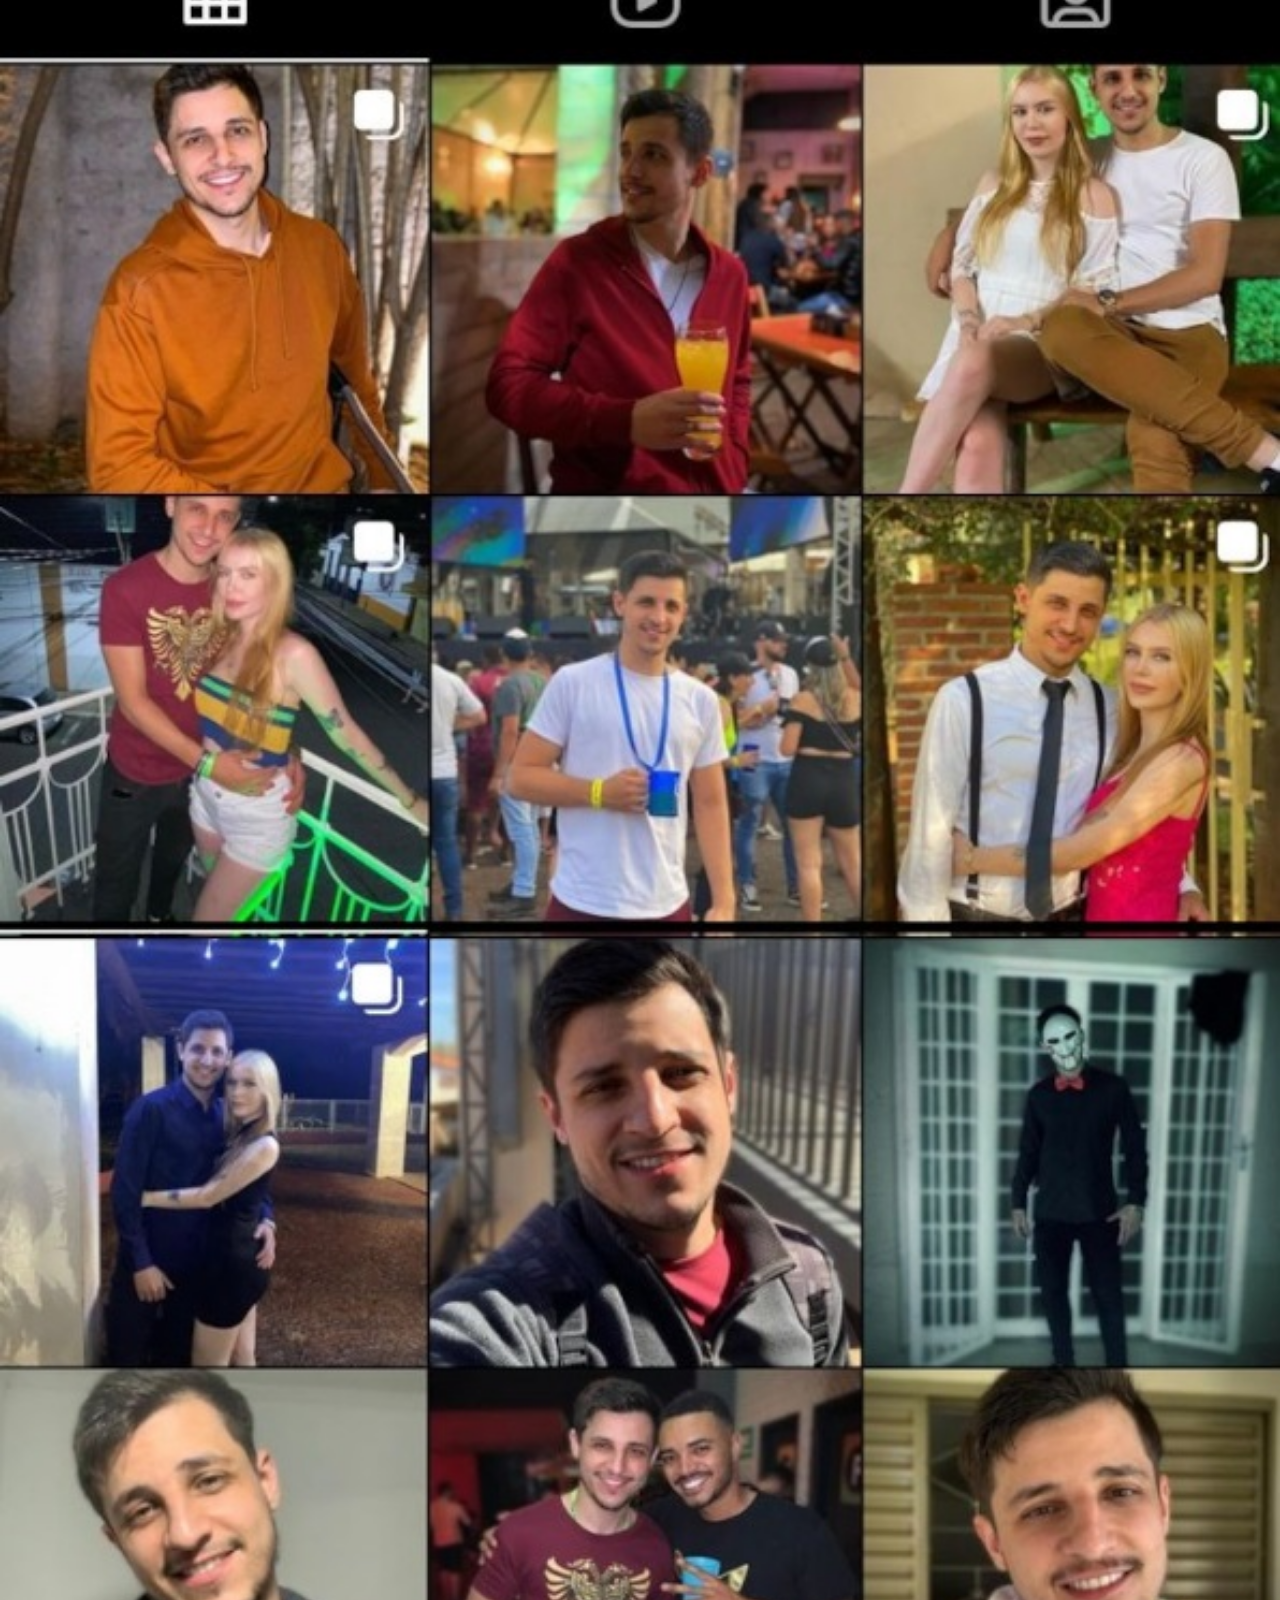
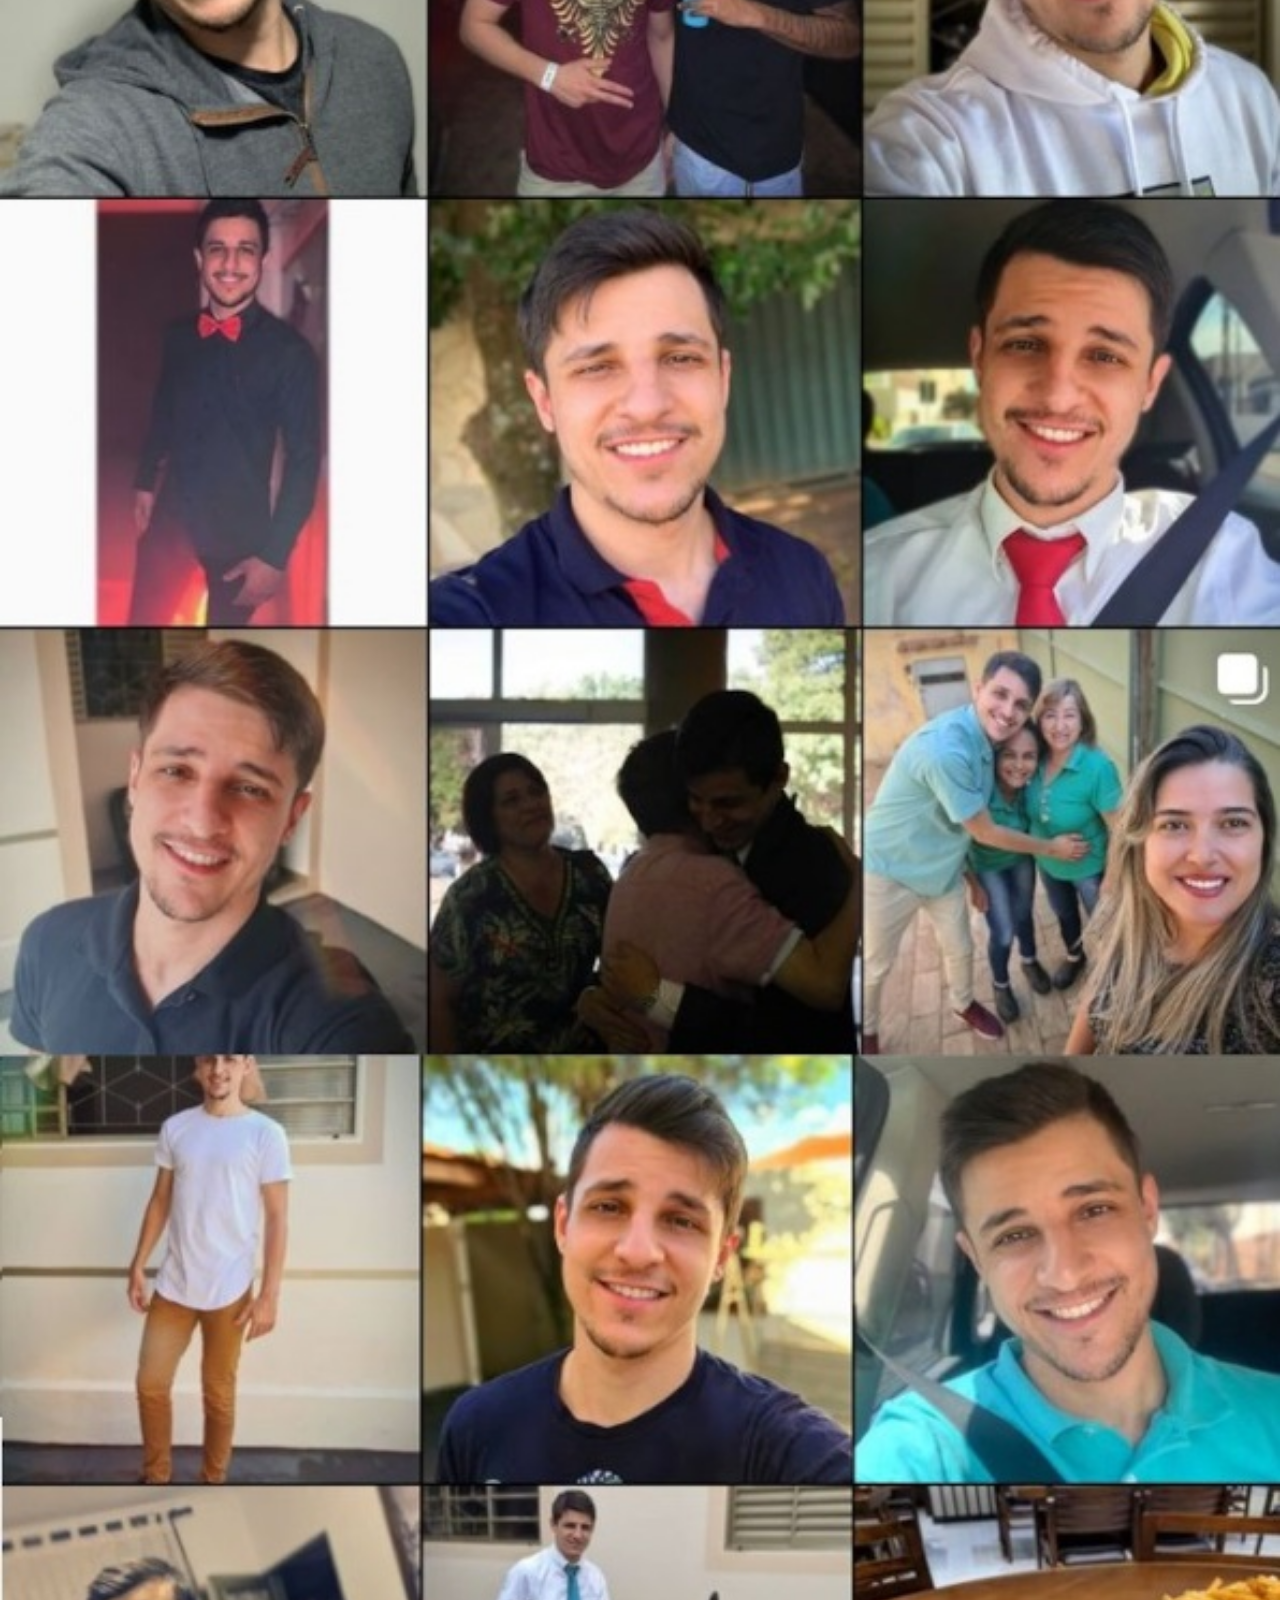
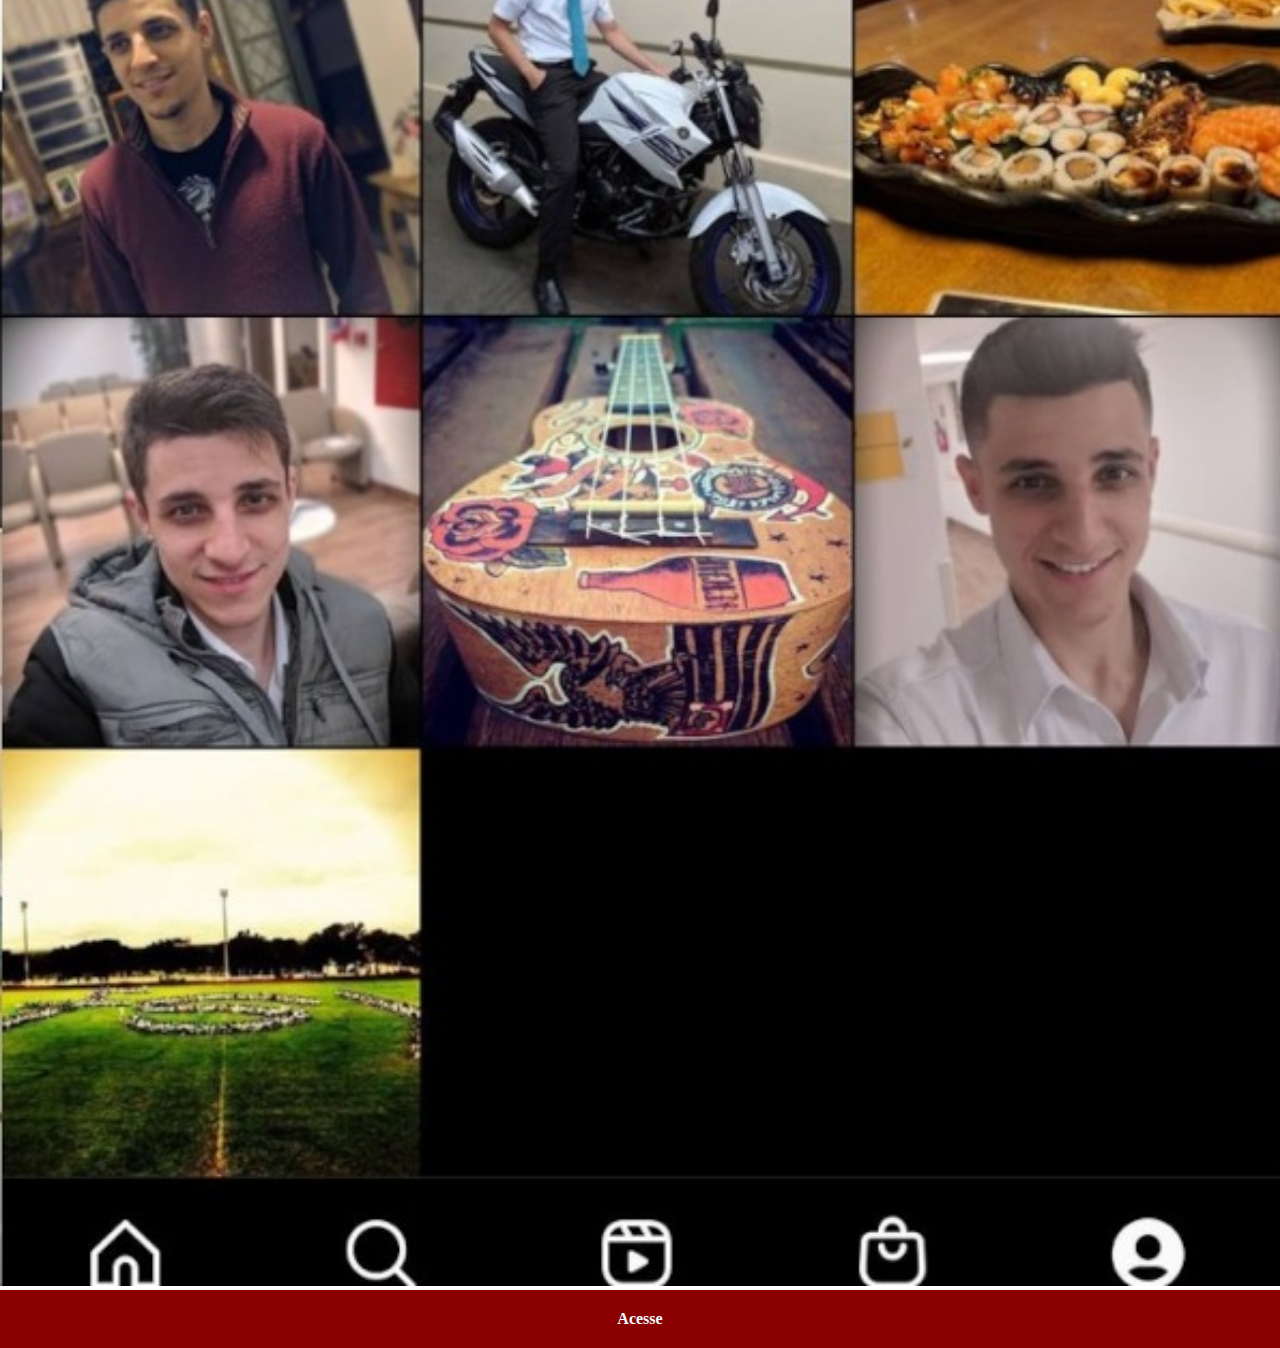
<file: instagram.html>
<!DOCTYPE html>
<html lang="pt-br">
<head>
    <meta charset="UTF-8">
    <meta http-equiv="X-UA-Compatible" content="IE=edge">
    <meta name="viewport" content="width=device-width, initial-scale=1.0">
    <link rel="stylesheet" href="estilos/social.css">
    <title>Document</title>
</head>
<body>
    <img src="imagens/Instaok.jpg" alt="">
    <a href="https://www.instagram.com/"target="_blank">Acesse</a>
    
</body>
</html>
</file>
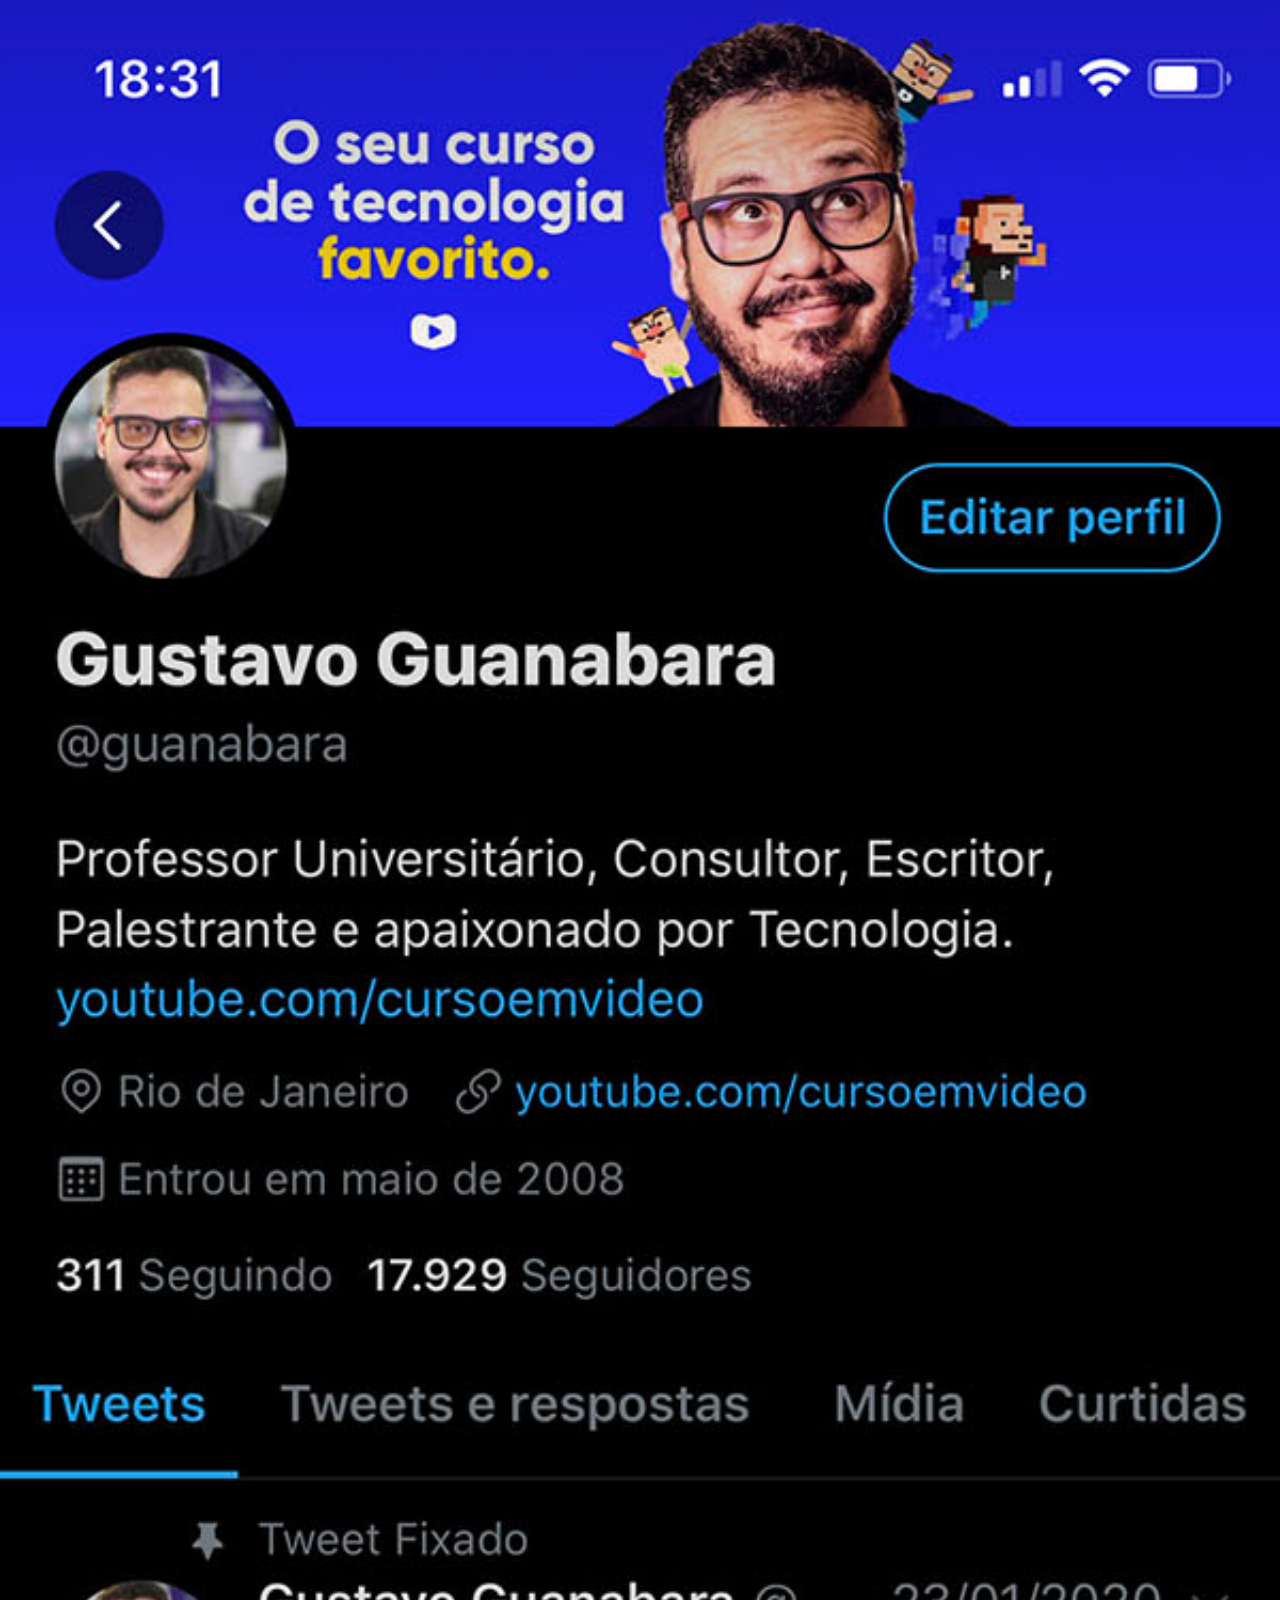
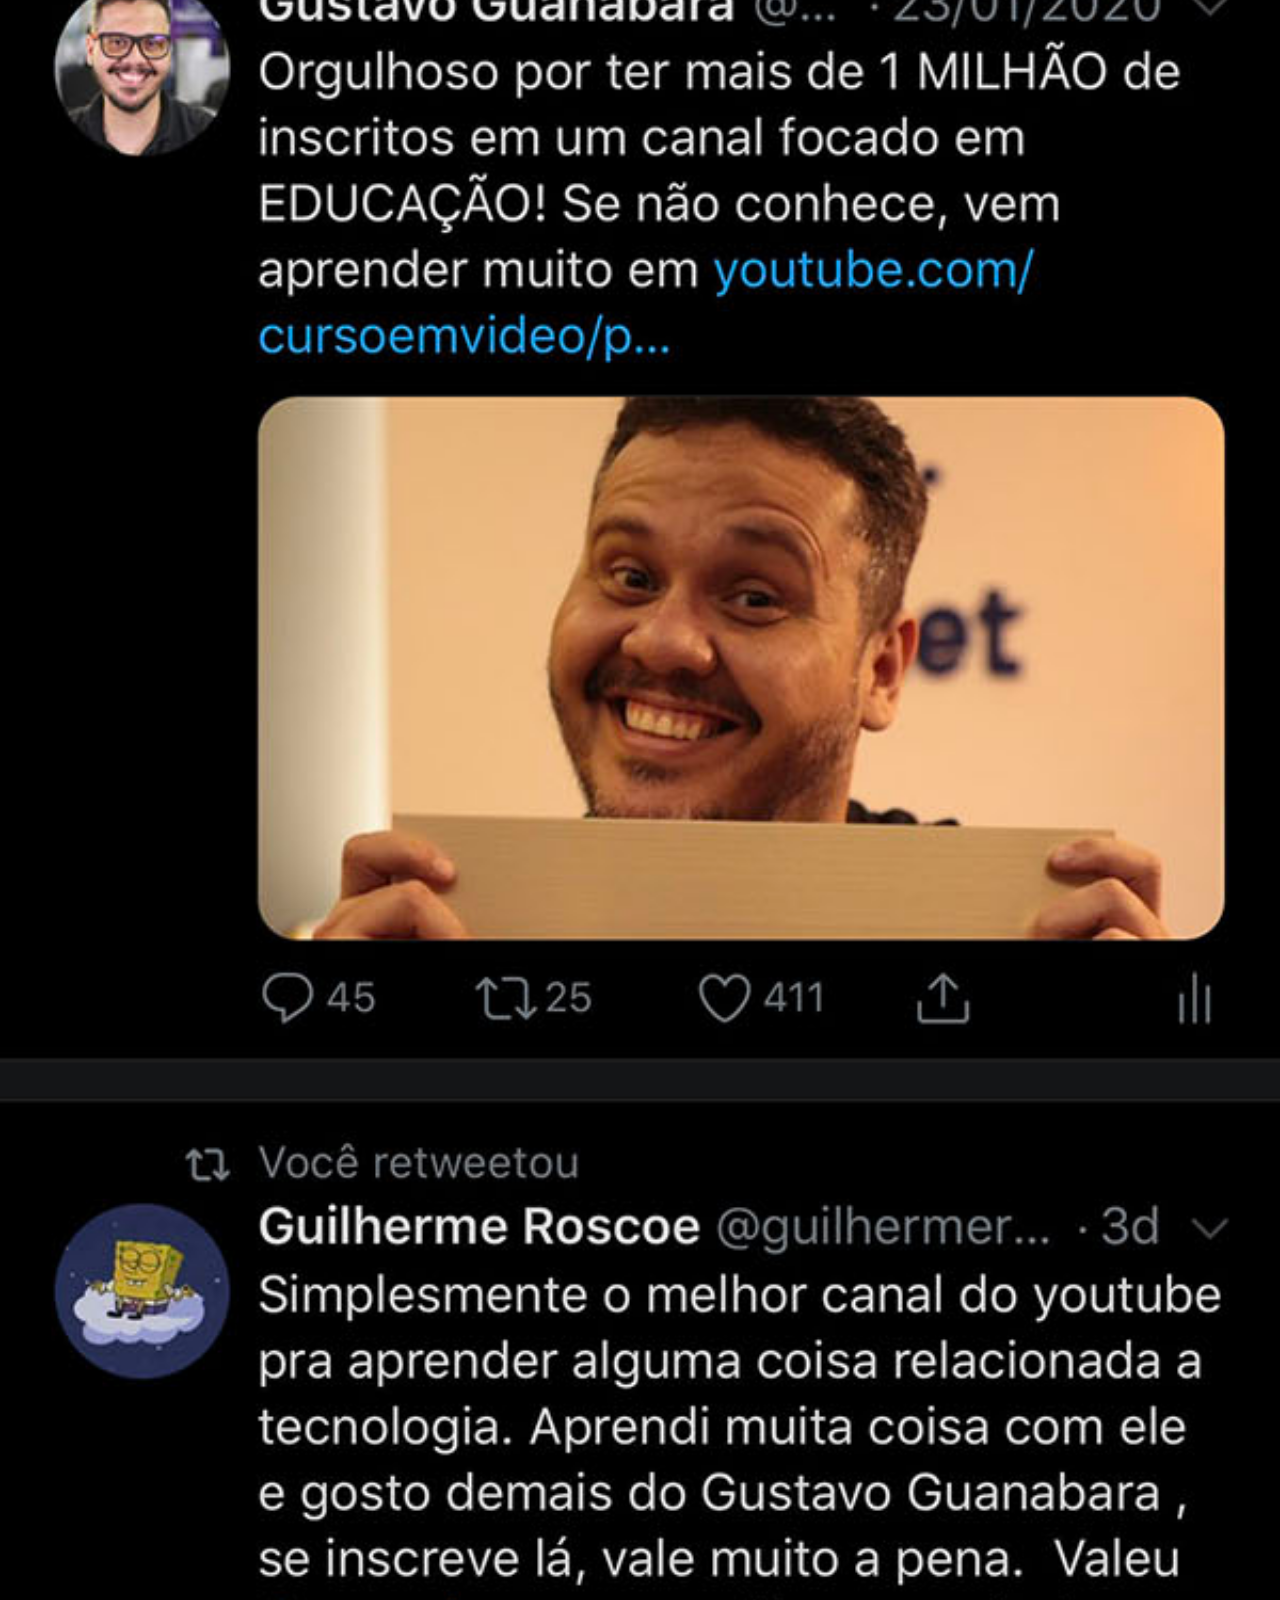
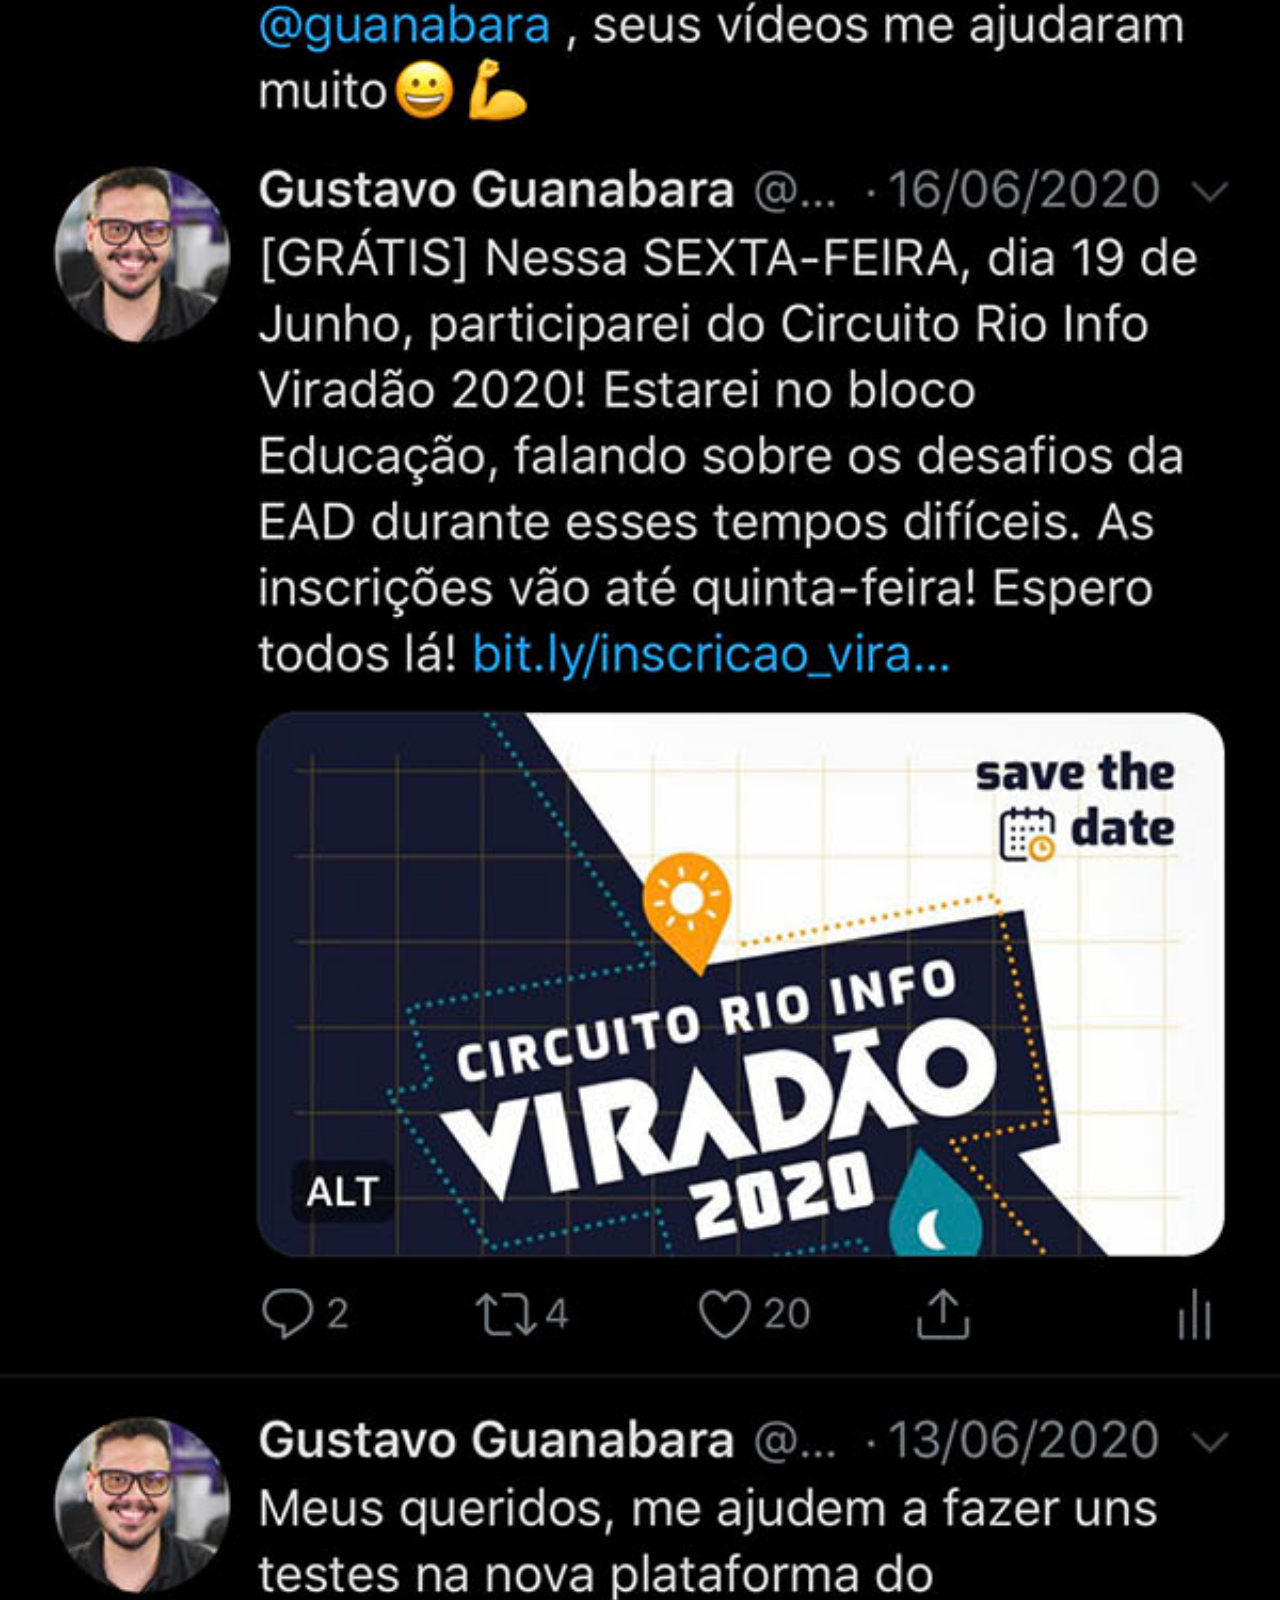
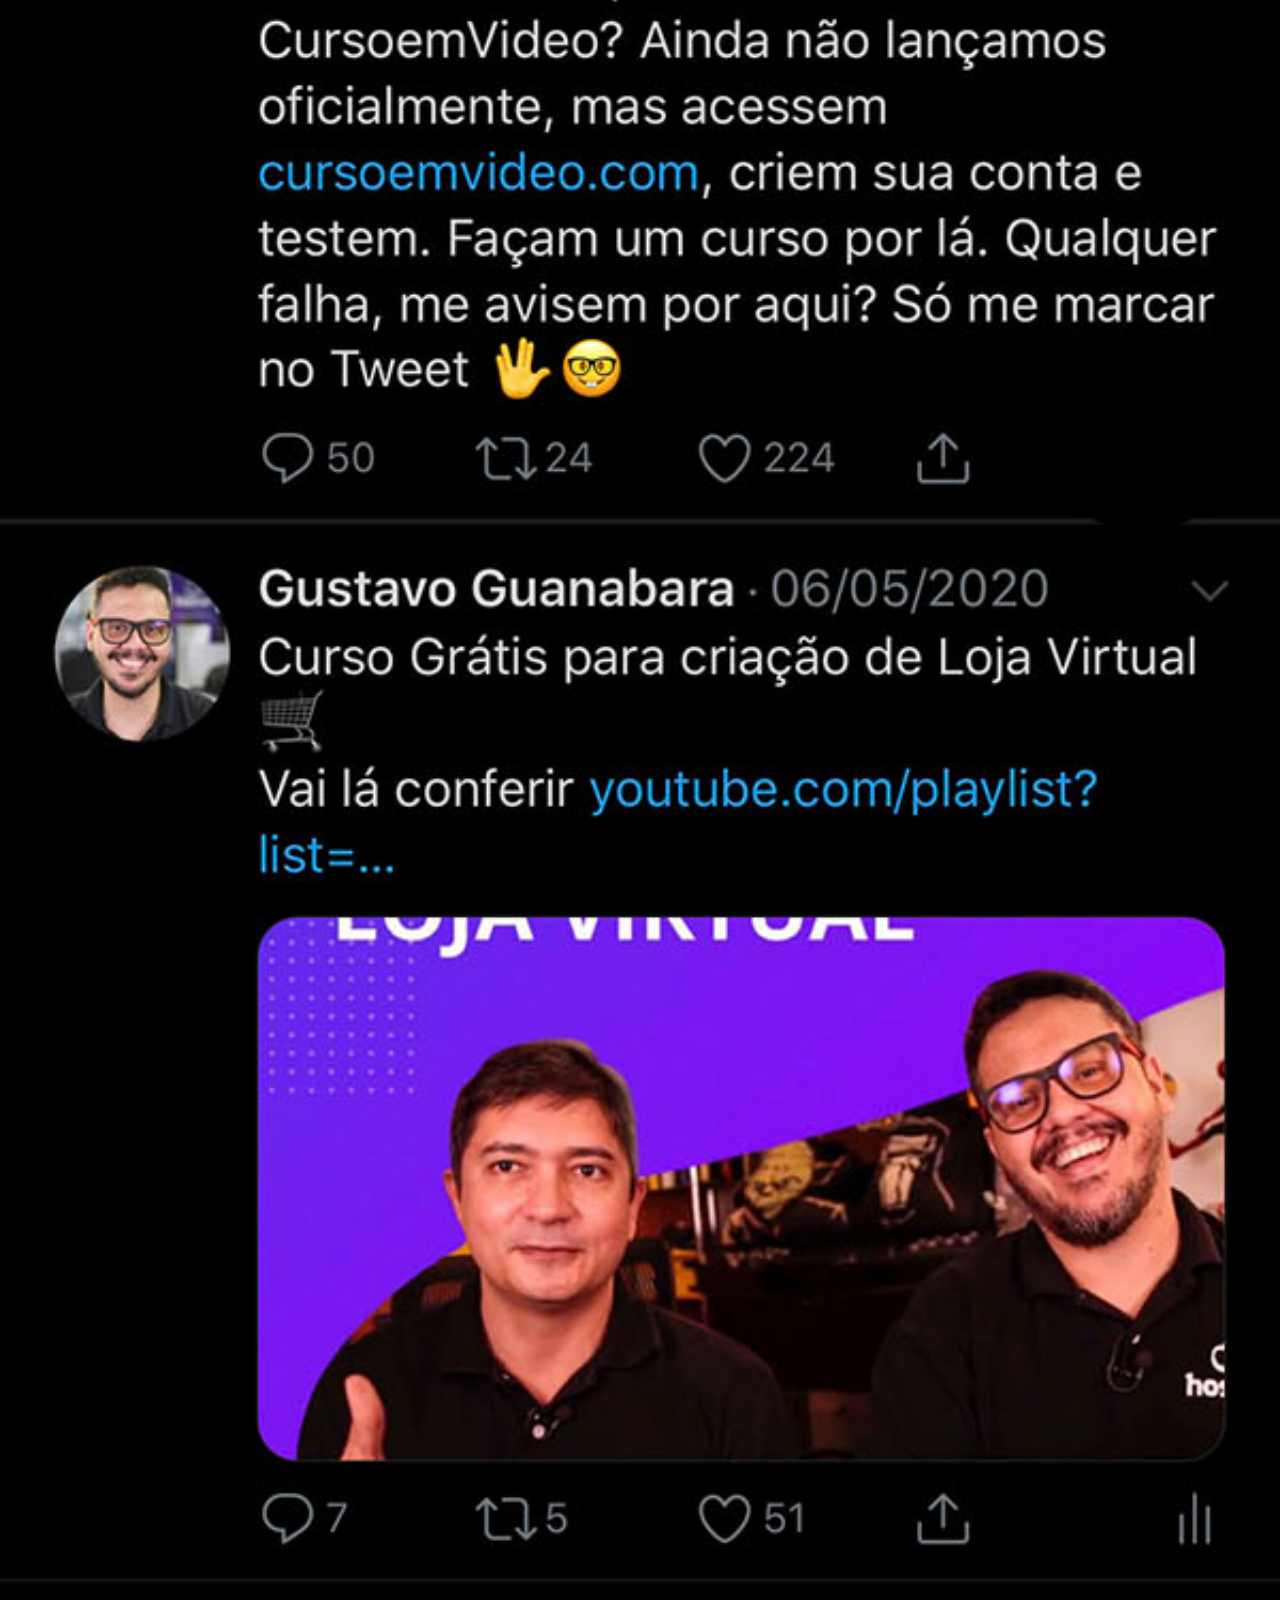
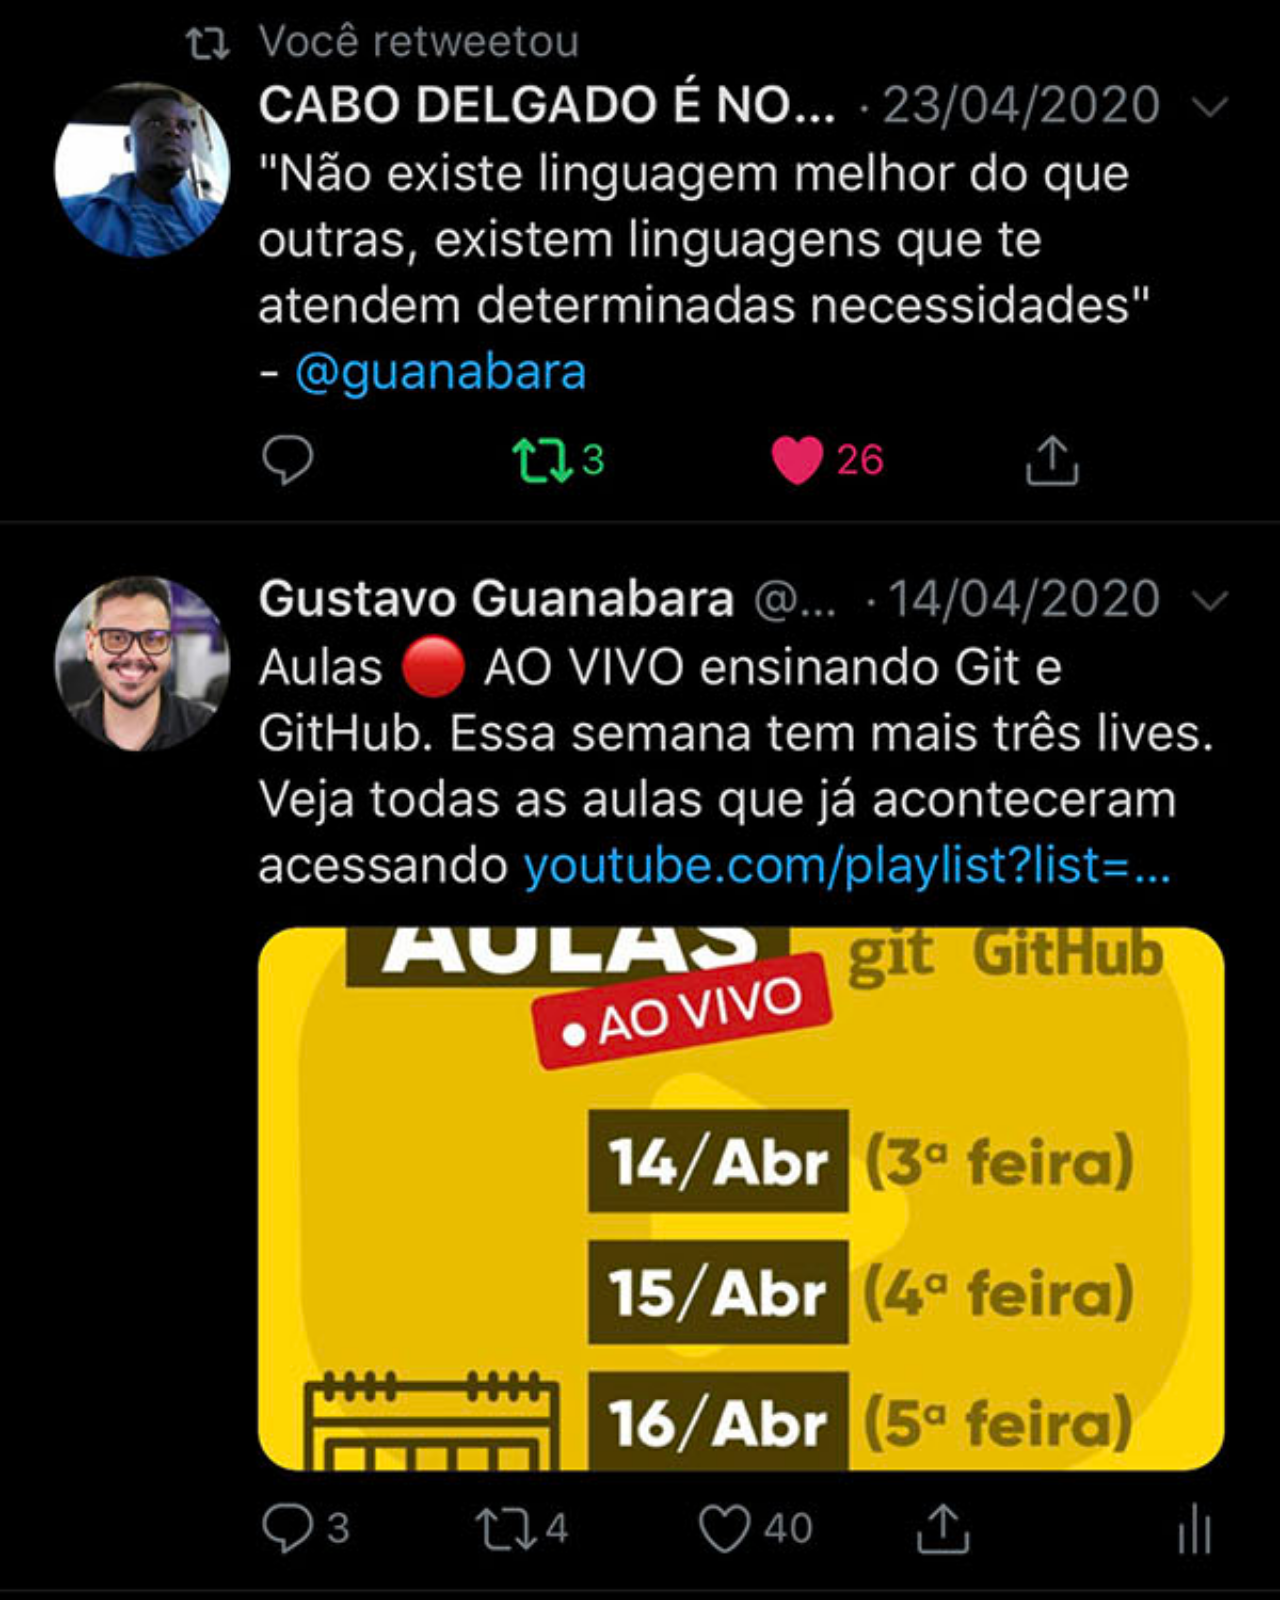
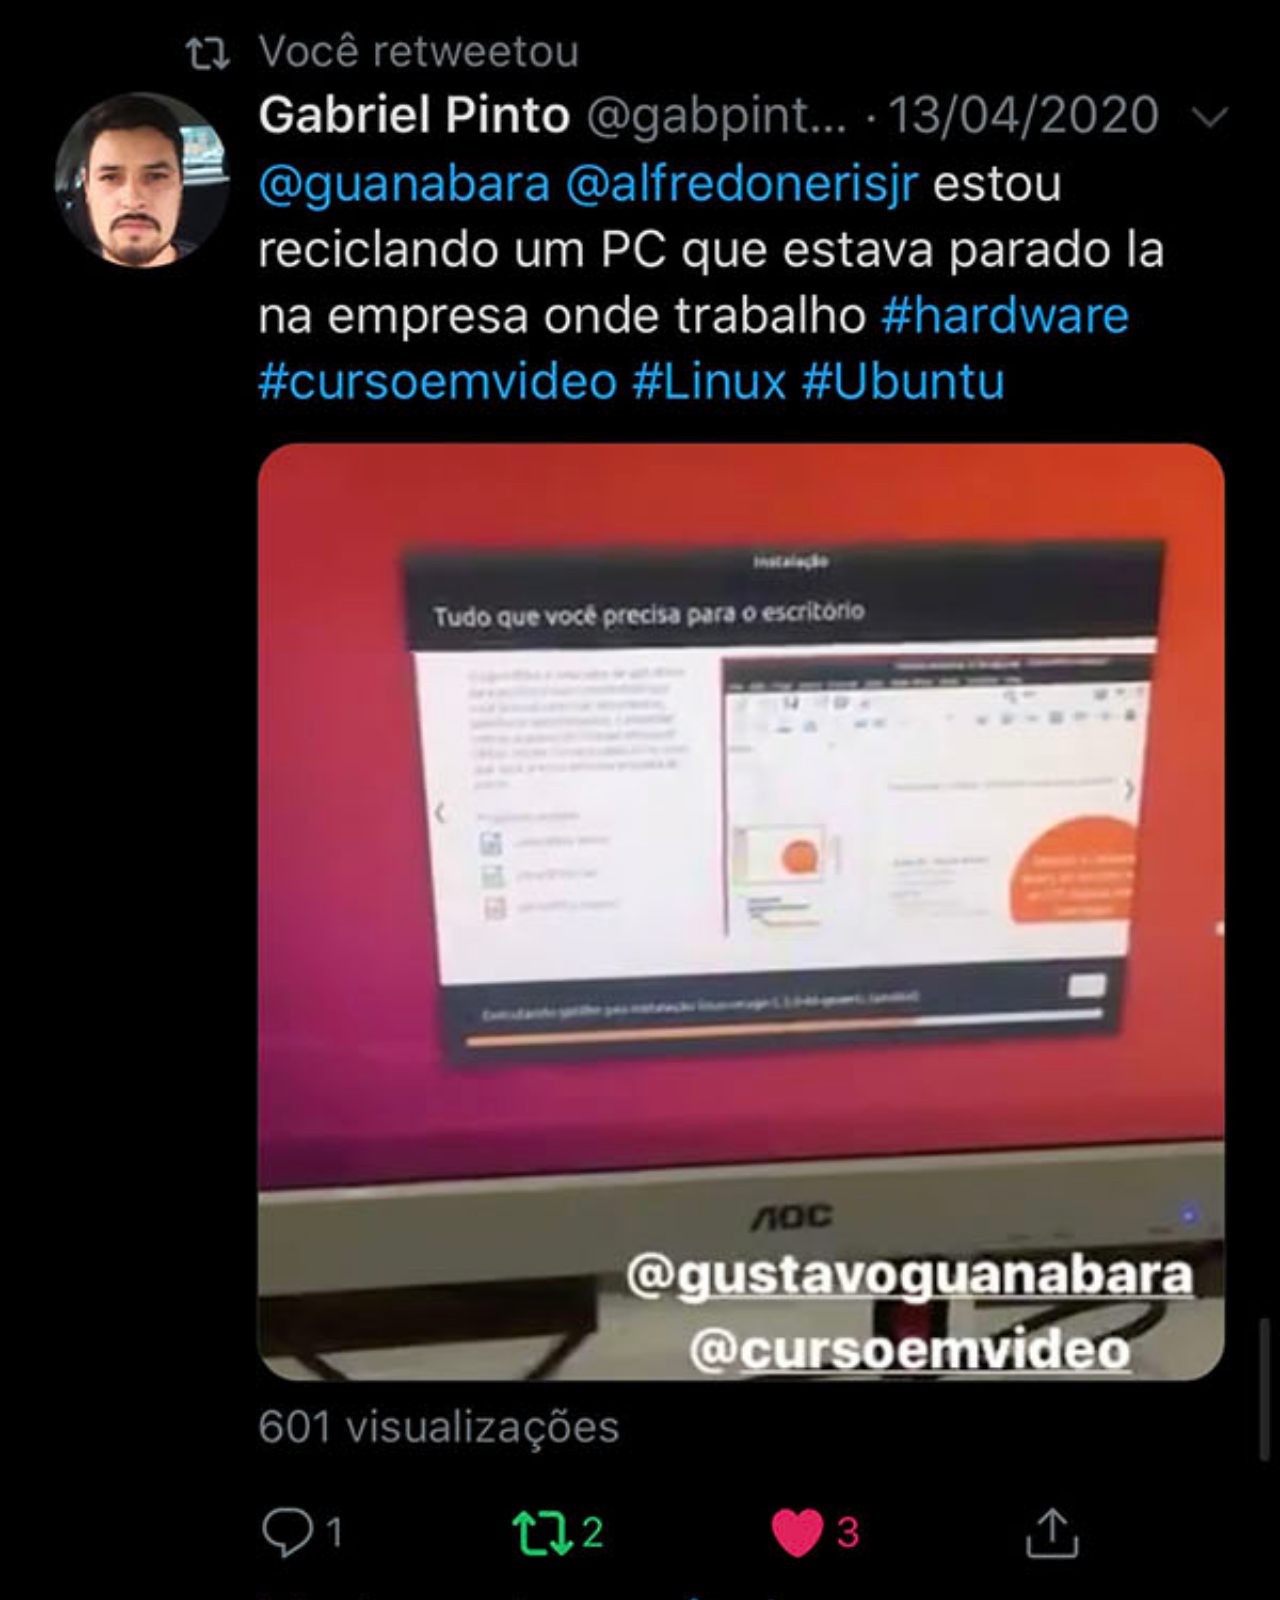
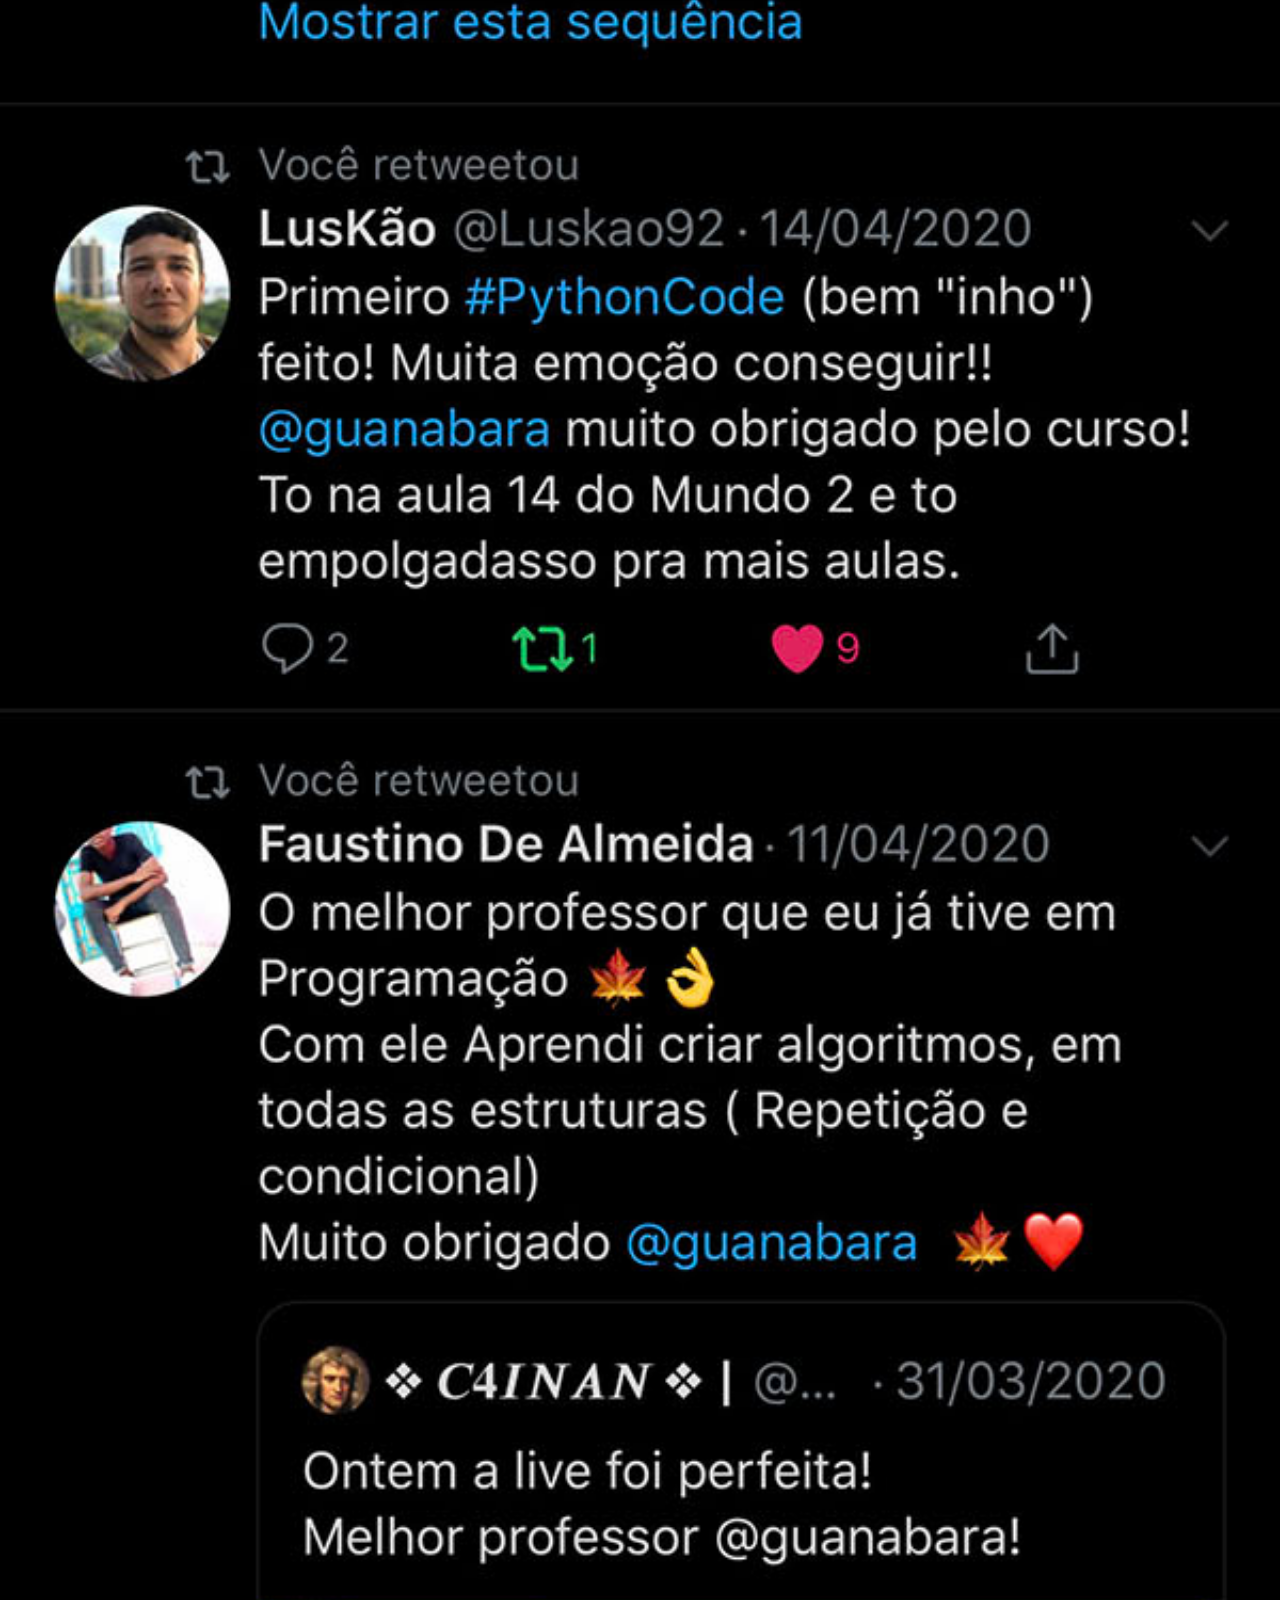
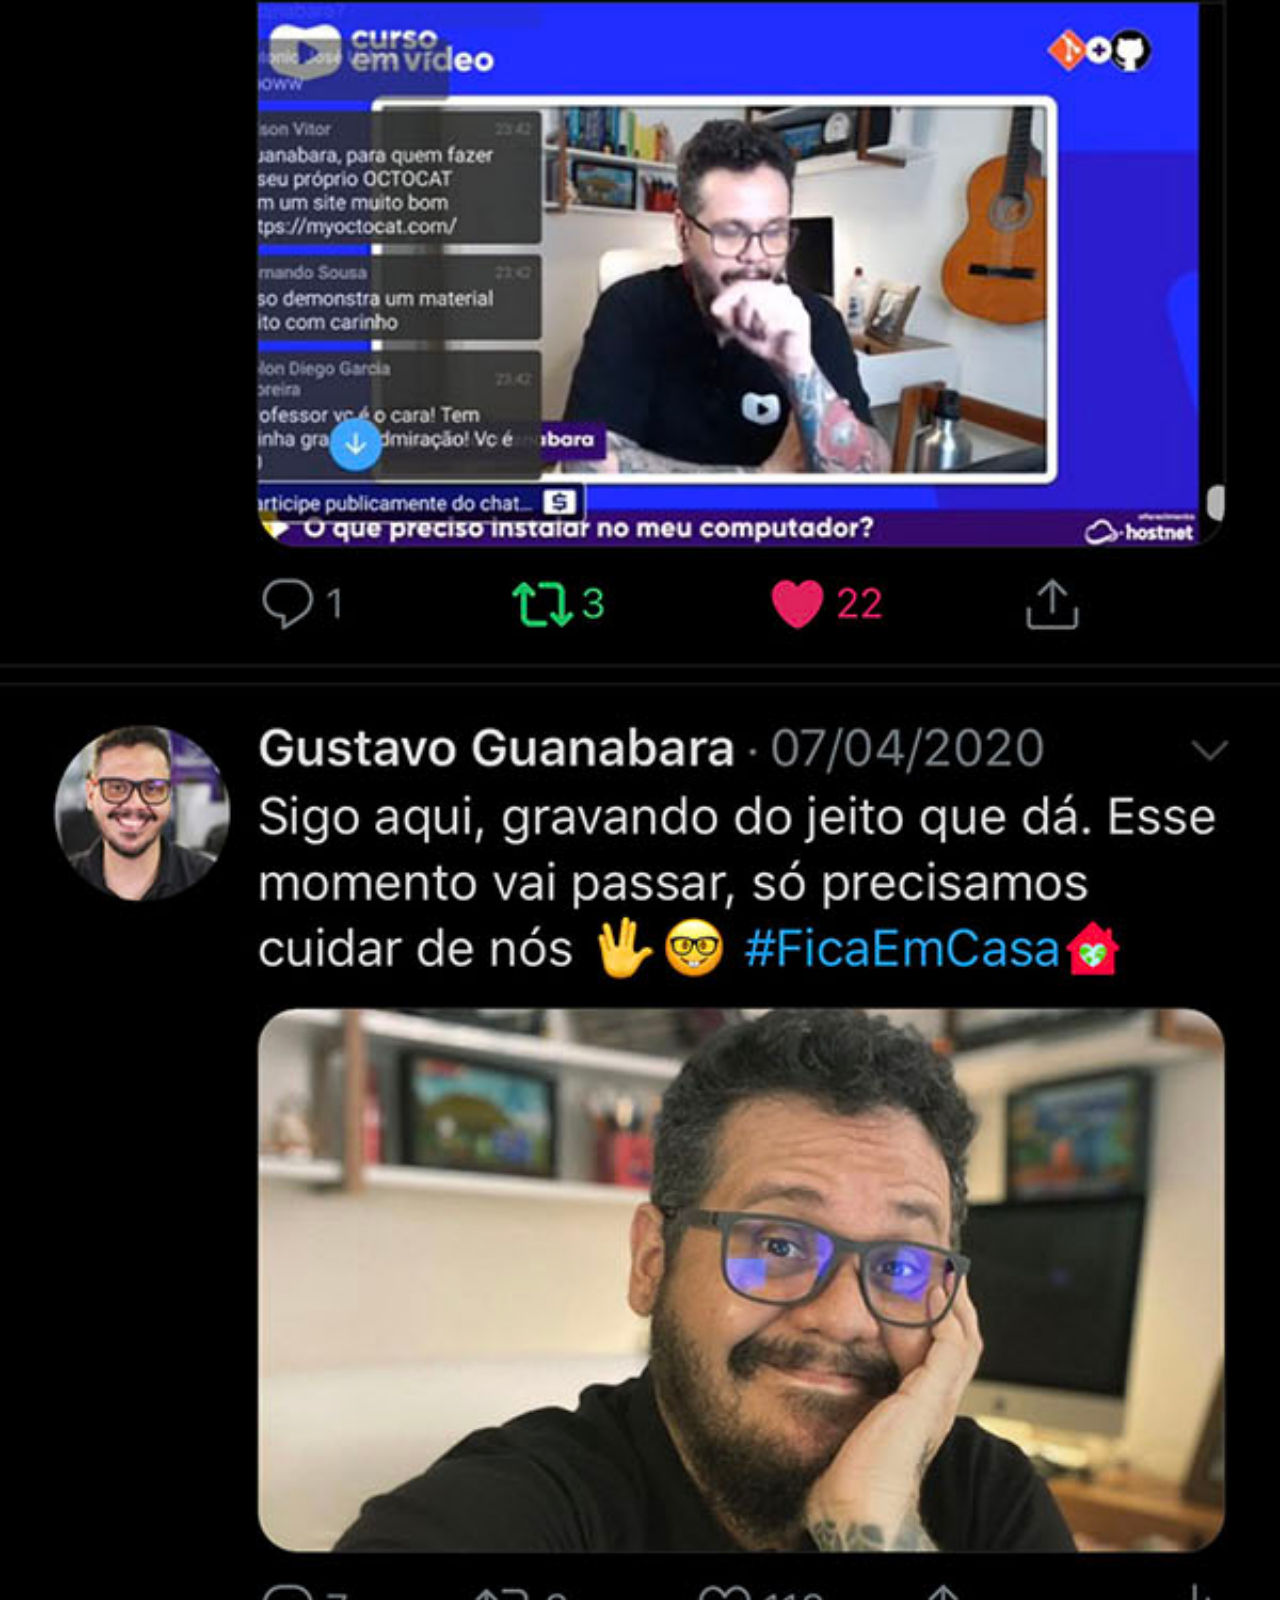
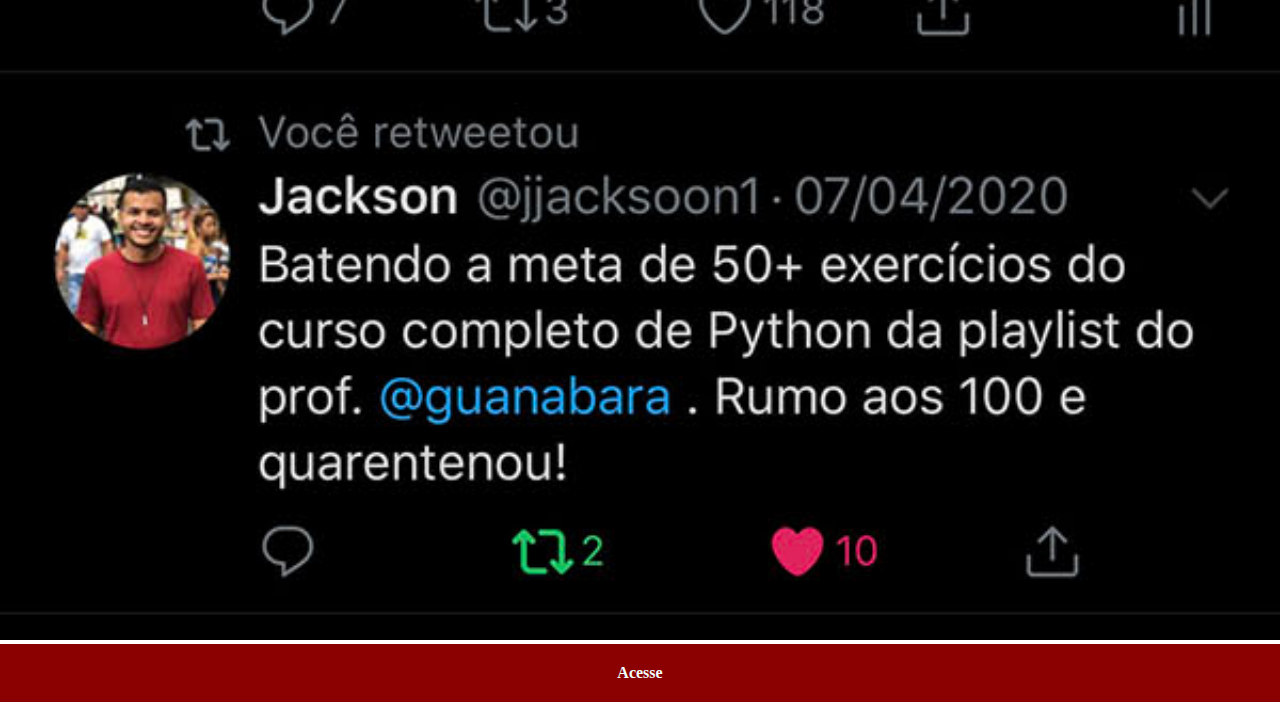
<file: twitter.html>
<!DOCTYPE html>
<html lang="pt-br">
<head>
    <meta charset="UTF-8">
    <meta http-equiv="X-UA-Compatible" content="IE=edge">
    <meta name="viewport" content="width=device-width, initial-scale=1.0">
    <link rel="stylesheet" href="estilos/social.css">
    <title>Document</title>
</head>
<body>
    <img src="imagens/tela-twitter.jpg" alt="">
    <a href="https://twitter.com/home" target="_blank">Acesse</a>
    
</body>
</html>
</file>
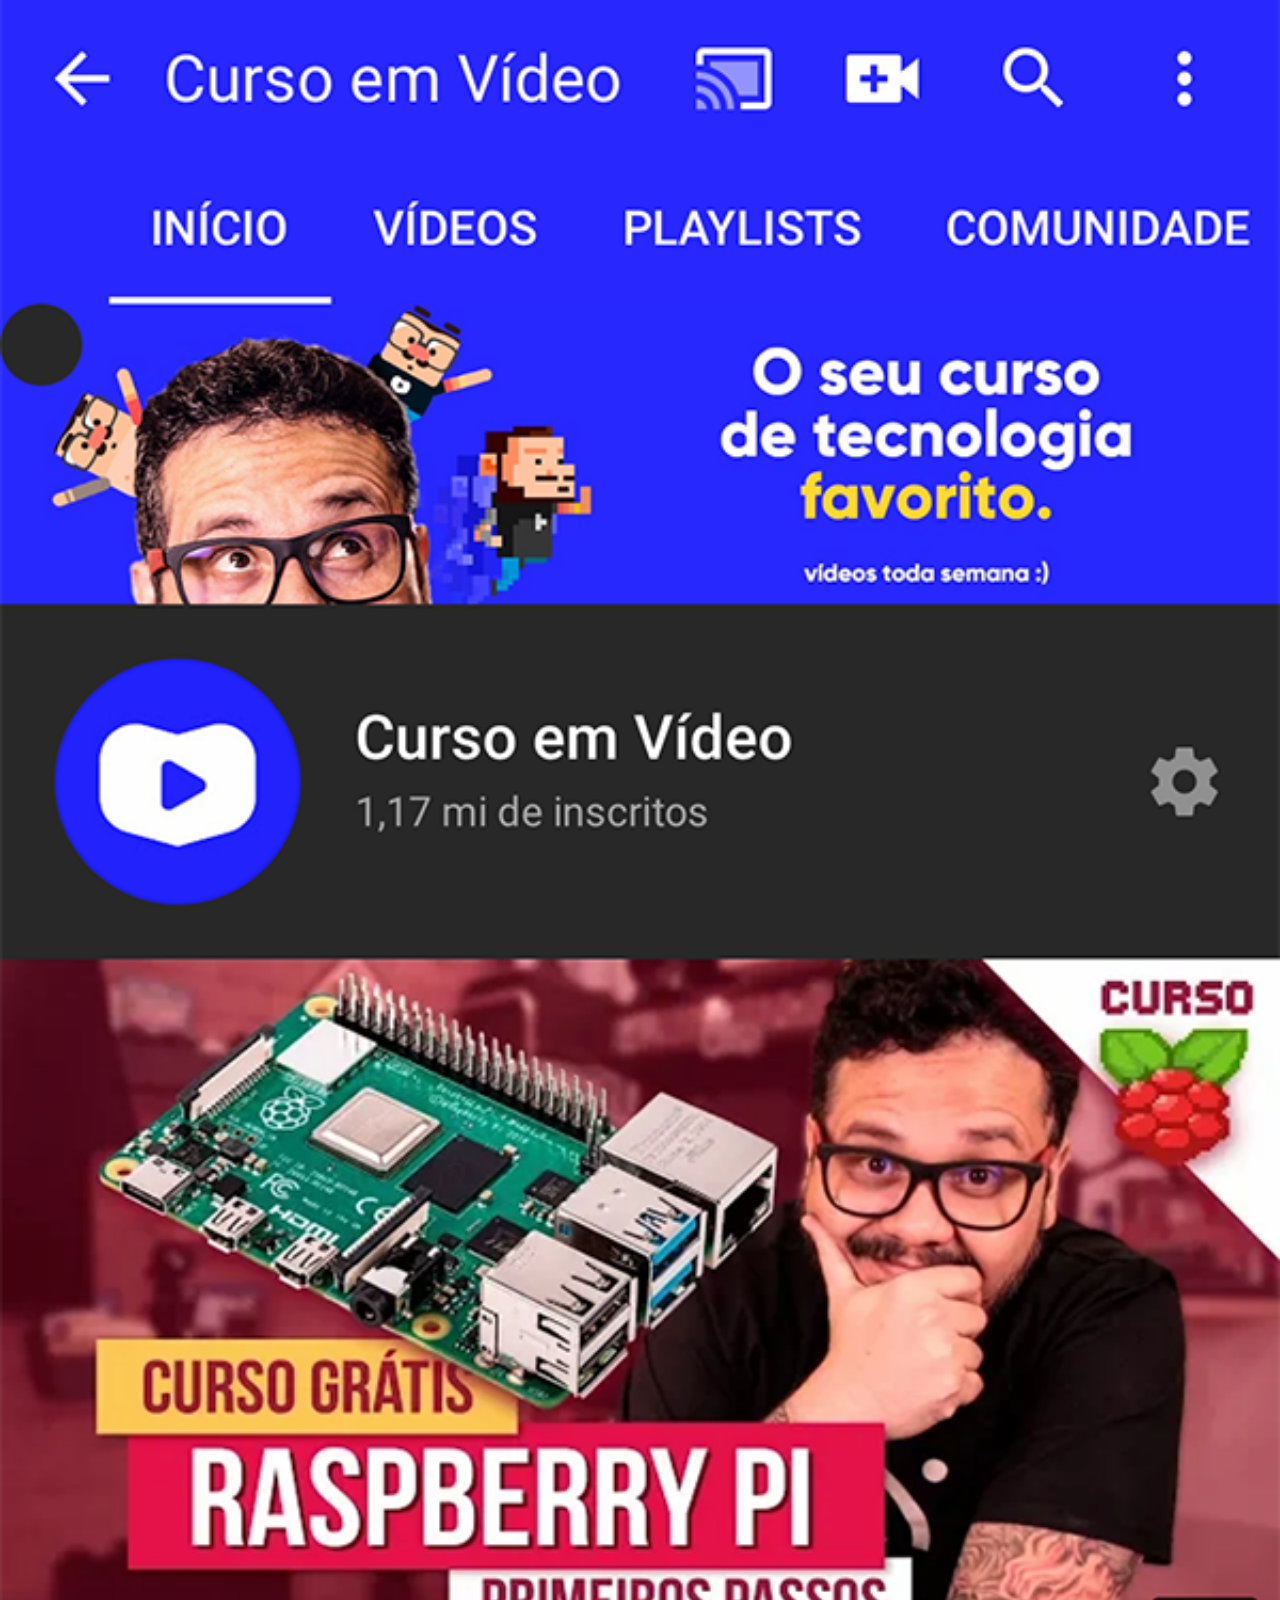
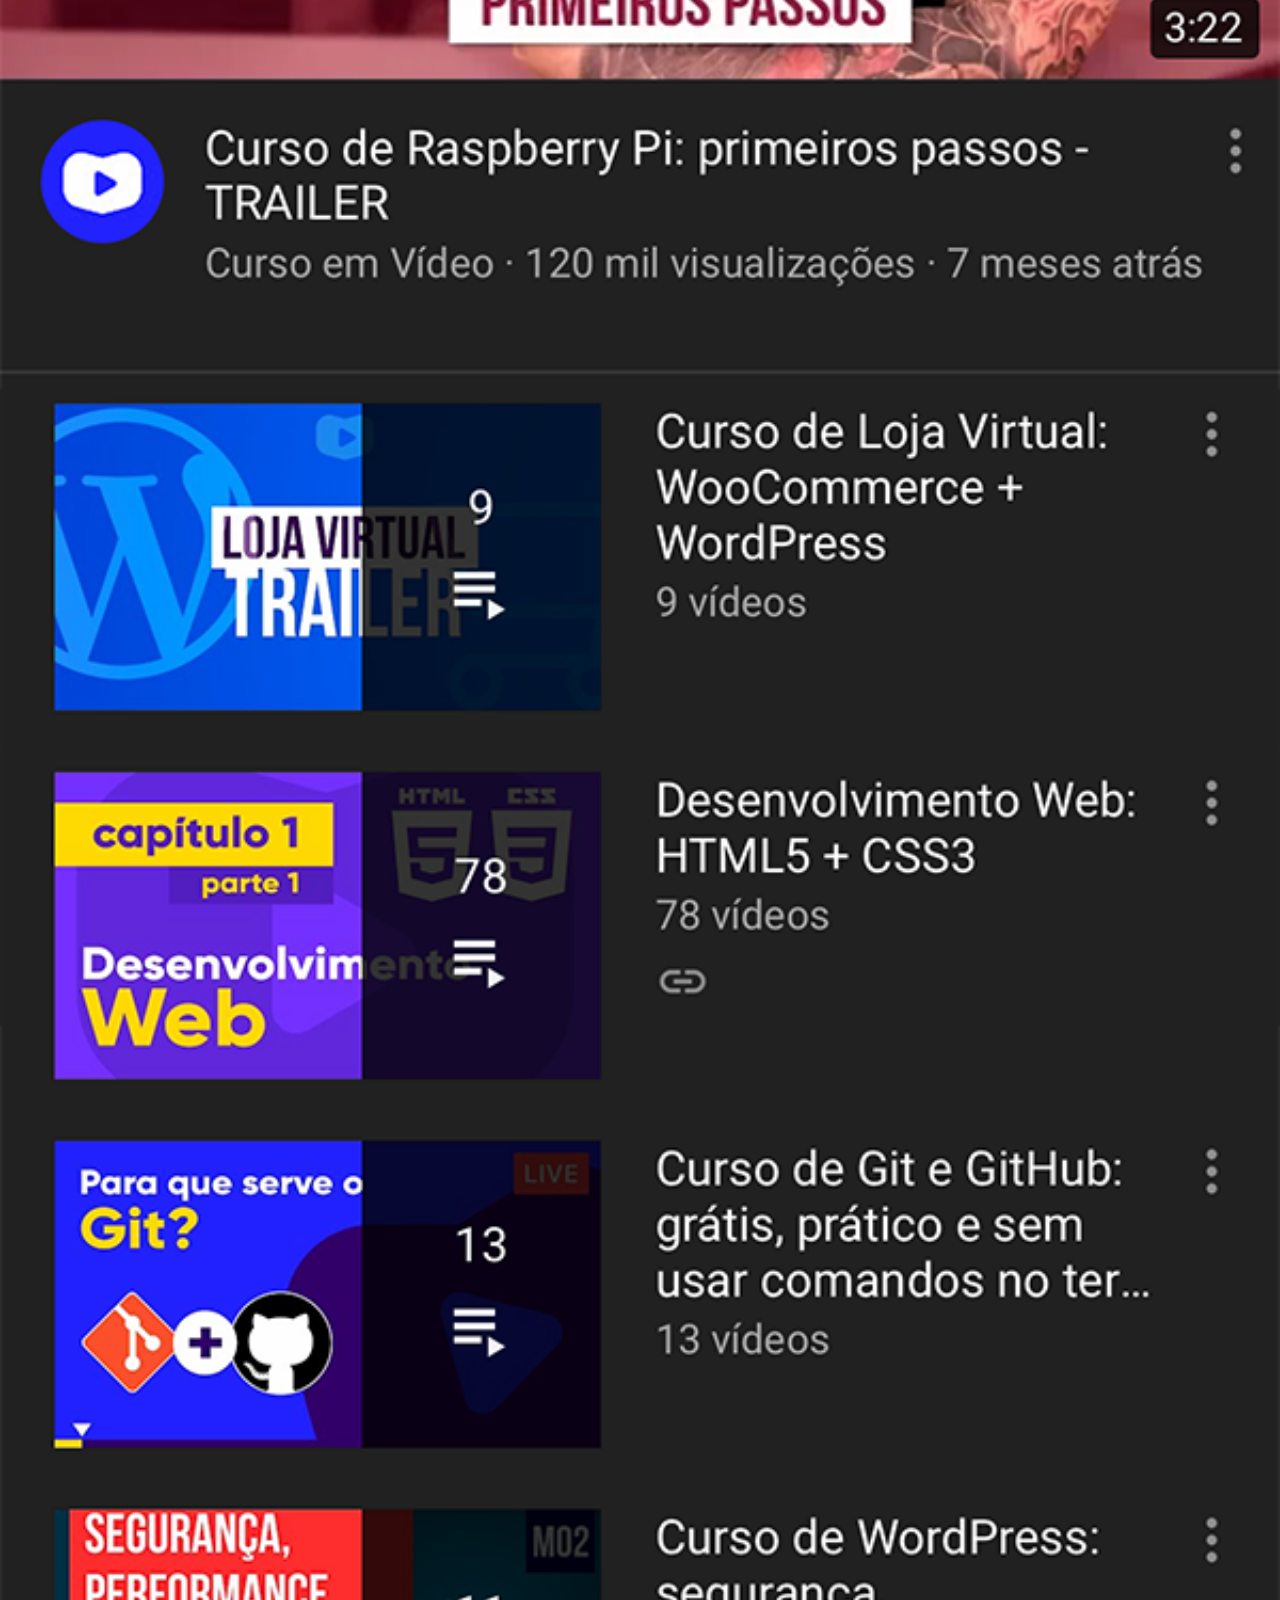
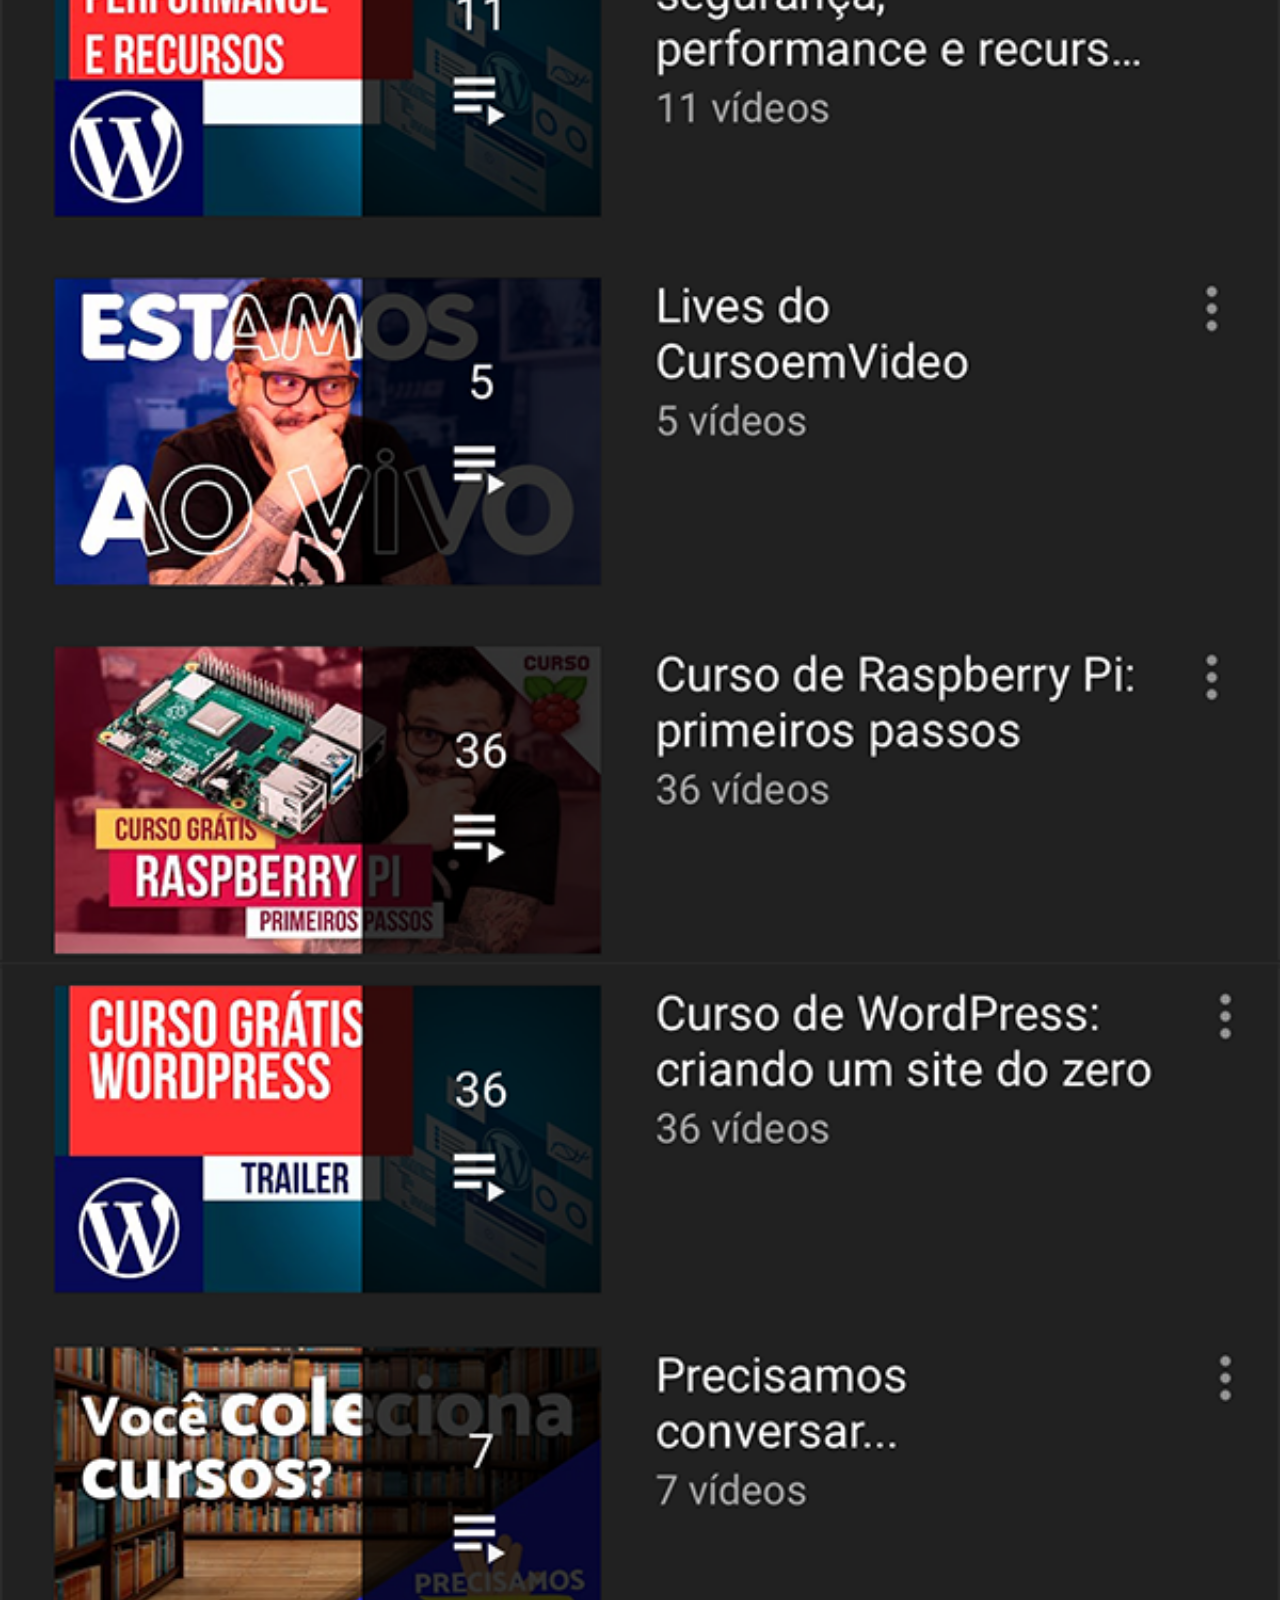
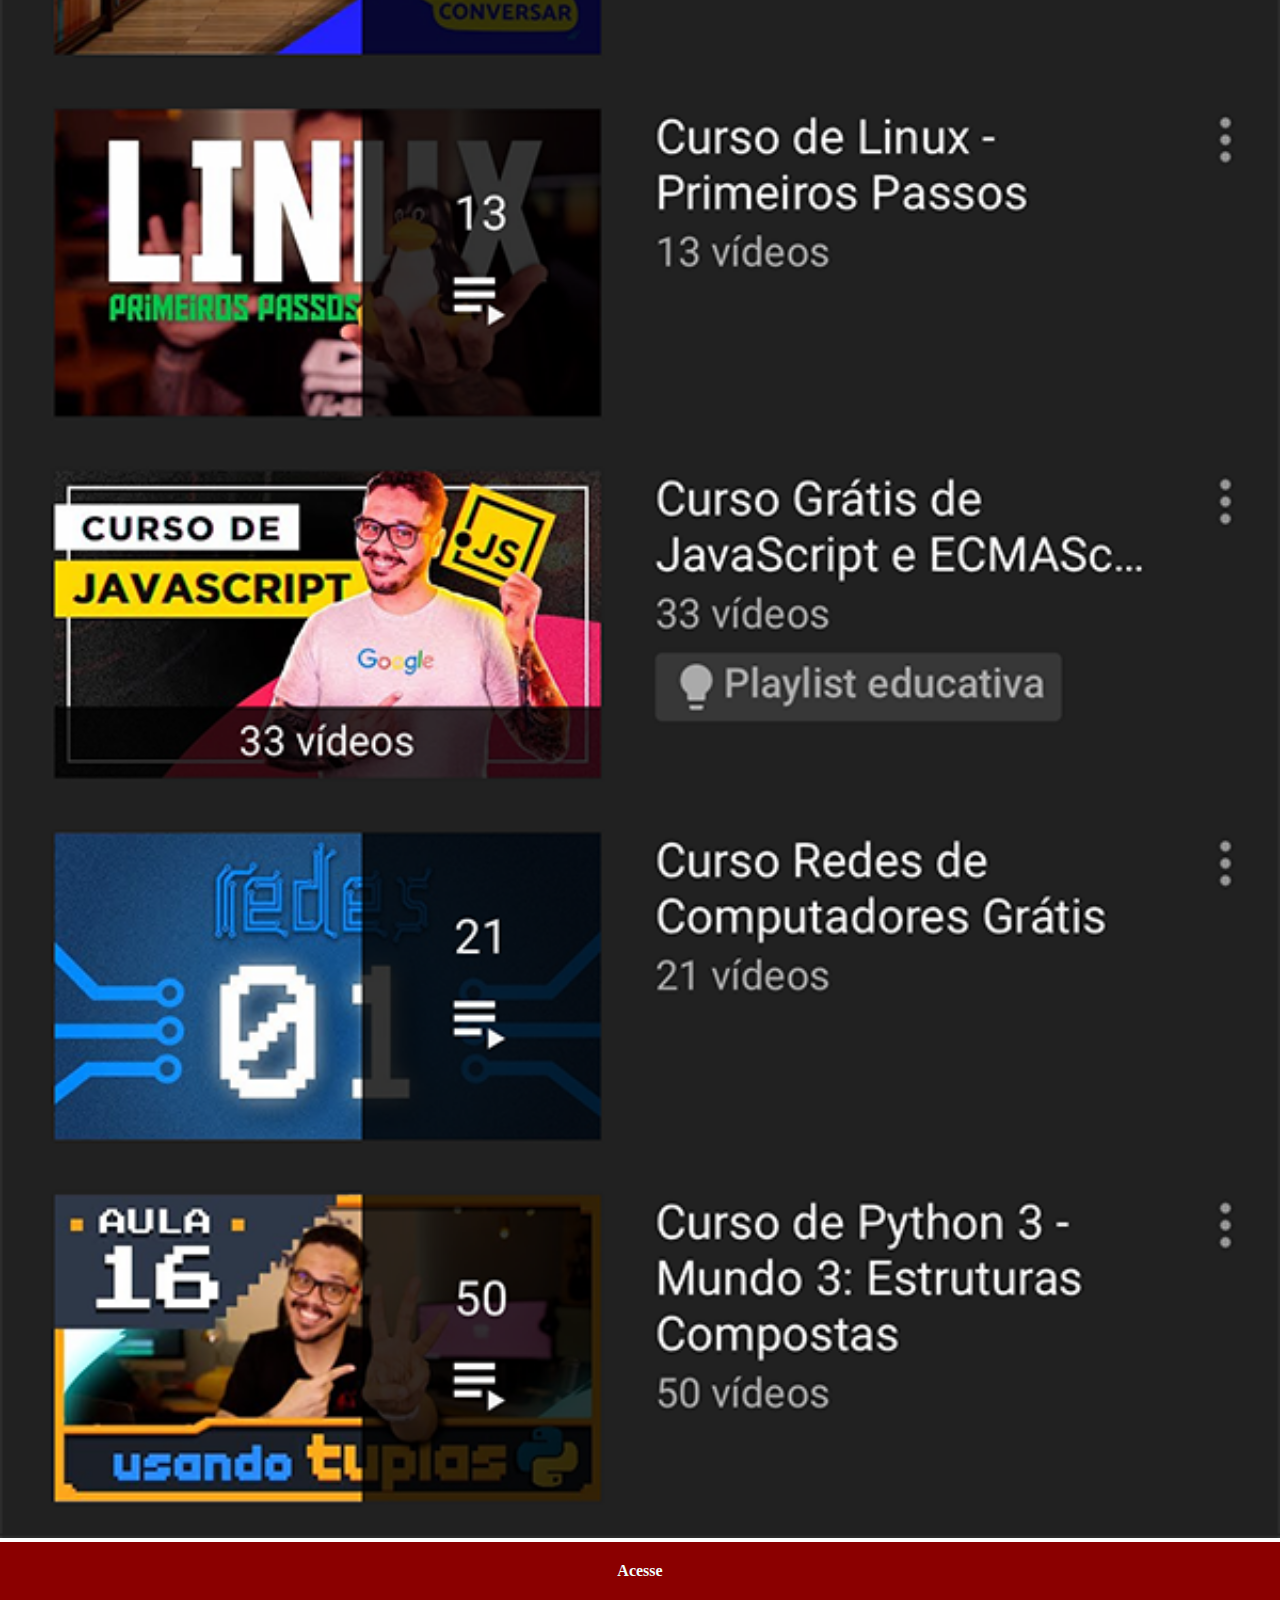
<file: youtube.html>
<!DOCTYPE html>
<html lang="en">
<head>
    <meta charset="UTF-8">
    <meta http-equiv="X-UA-Compatible" content="IE=edge">
    <meta name="viewport" content="width=device-width, initial-scale=1.0">
     <link rel="stylesheet" href="estilos/social.css">
    <title>Document</title>
</head>
<body>
    <img src="imagens/tela-youtube.png" alt="">
    <a href="https://www.youtube.com/"target="_blank">Acesse</a>
    
</body>
</html>
</file>
<file: Estilo/style.css>
@charset "UTF-8";

*{
    margin: 0px;
    padding: 0px;
    font-family: Arial, Helvetica, sans-serif;
}

html,body{
    height: 100vh;
    width: 100vw;
   
}


body{
    background: url(../imagens/fundo-madeira.jpg) no-repeat top center;
    background-size: cover;
    background-attachment: fixed;
}

main{
    height: 100vh;
    position: relative;
    
}

section#telefone{
    position: absolute;
    top: 50%;
    left: 50%;
    transform: translate(-50%, -50%);
    
    height: 627px;
    width: 311px;
    background:  url('../../imagens/frame-iphone.png');
}

iframe#tela{
    position: relative;
    top: 80px;
    left: 22px;
    width: 267px;
    height: 471px;
    
}
section#redes-sociais img{
    width: 50px;
    margin: 10px;
    border-radius: 50%;
    box-shadow: 2px 2px 5px rgba(0, 0, 0, 0.700);


}

section#redes-sociais {
    text-align: right;
}

section#redes-sociais img:hover{
    border: 2px solid rgb(255, 255, 255);
    transform: translate(-10px,-10px);
    box-shadow: 5px 5px 10px black;
    transition: 0.3s;, border: 0.3s;

}
</file>
<file: estilos/social.css>
@charset "UTF-8";

*{
    margin:0px;
    padding: 0px;
}

::-webkit-scrollbar{
    width: 0px;
    height: 0px;
}

img{
    width: 100vw;

}

a{
    display: block;
    background-color: darkred;
    padding: 20px;
    text-align: center;
    font-weight: bolder;
    text-decoration: none;
    color: azure;


}
a:hover{
    background-color: rgba(253, 44, 44, 0.596);
    color: white;
}
</file>
